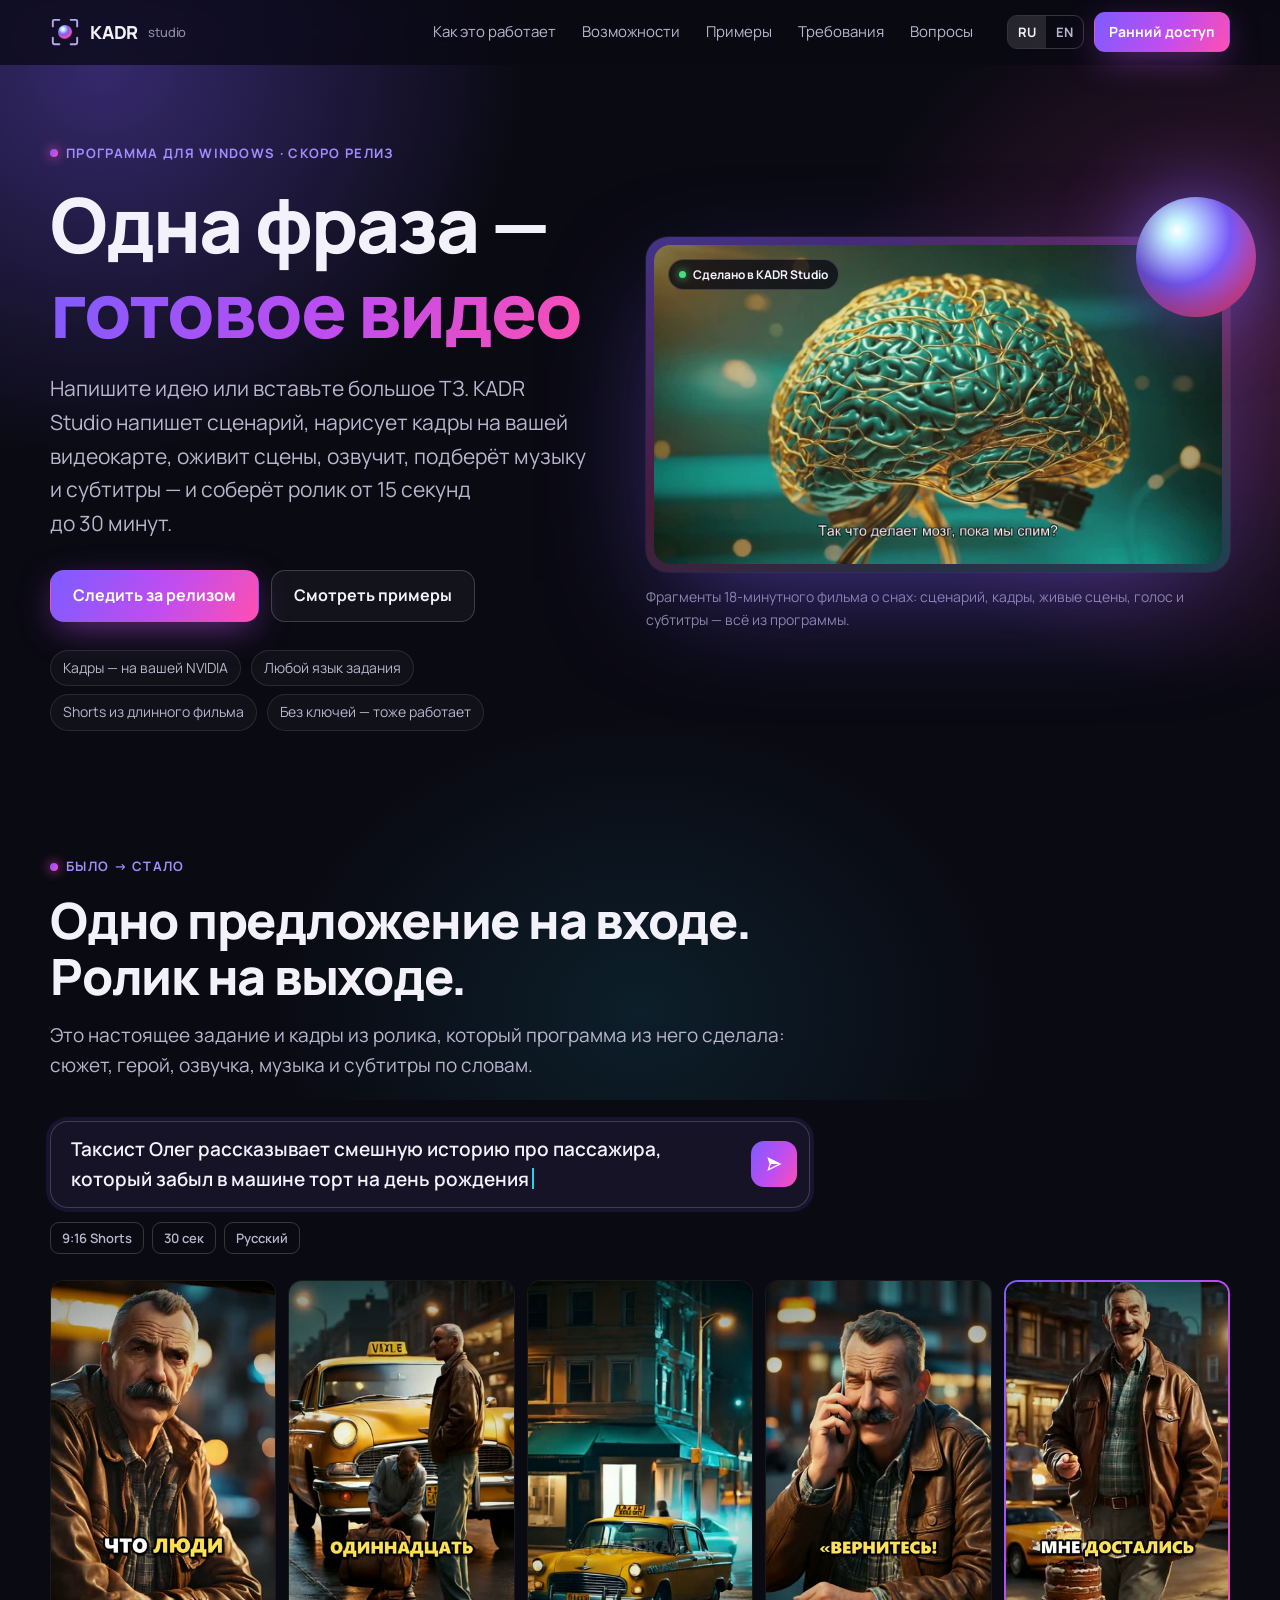
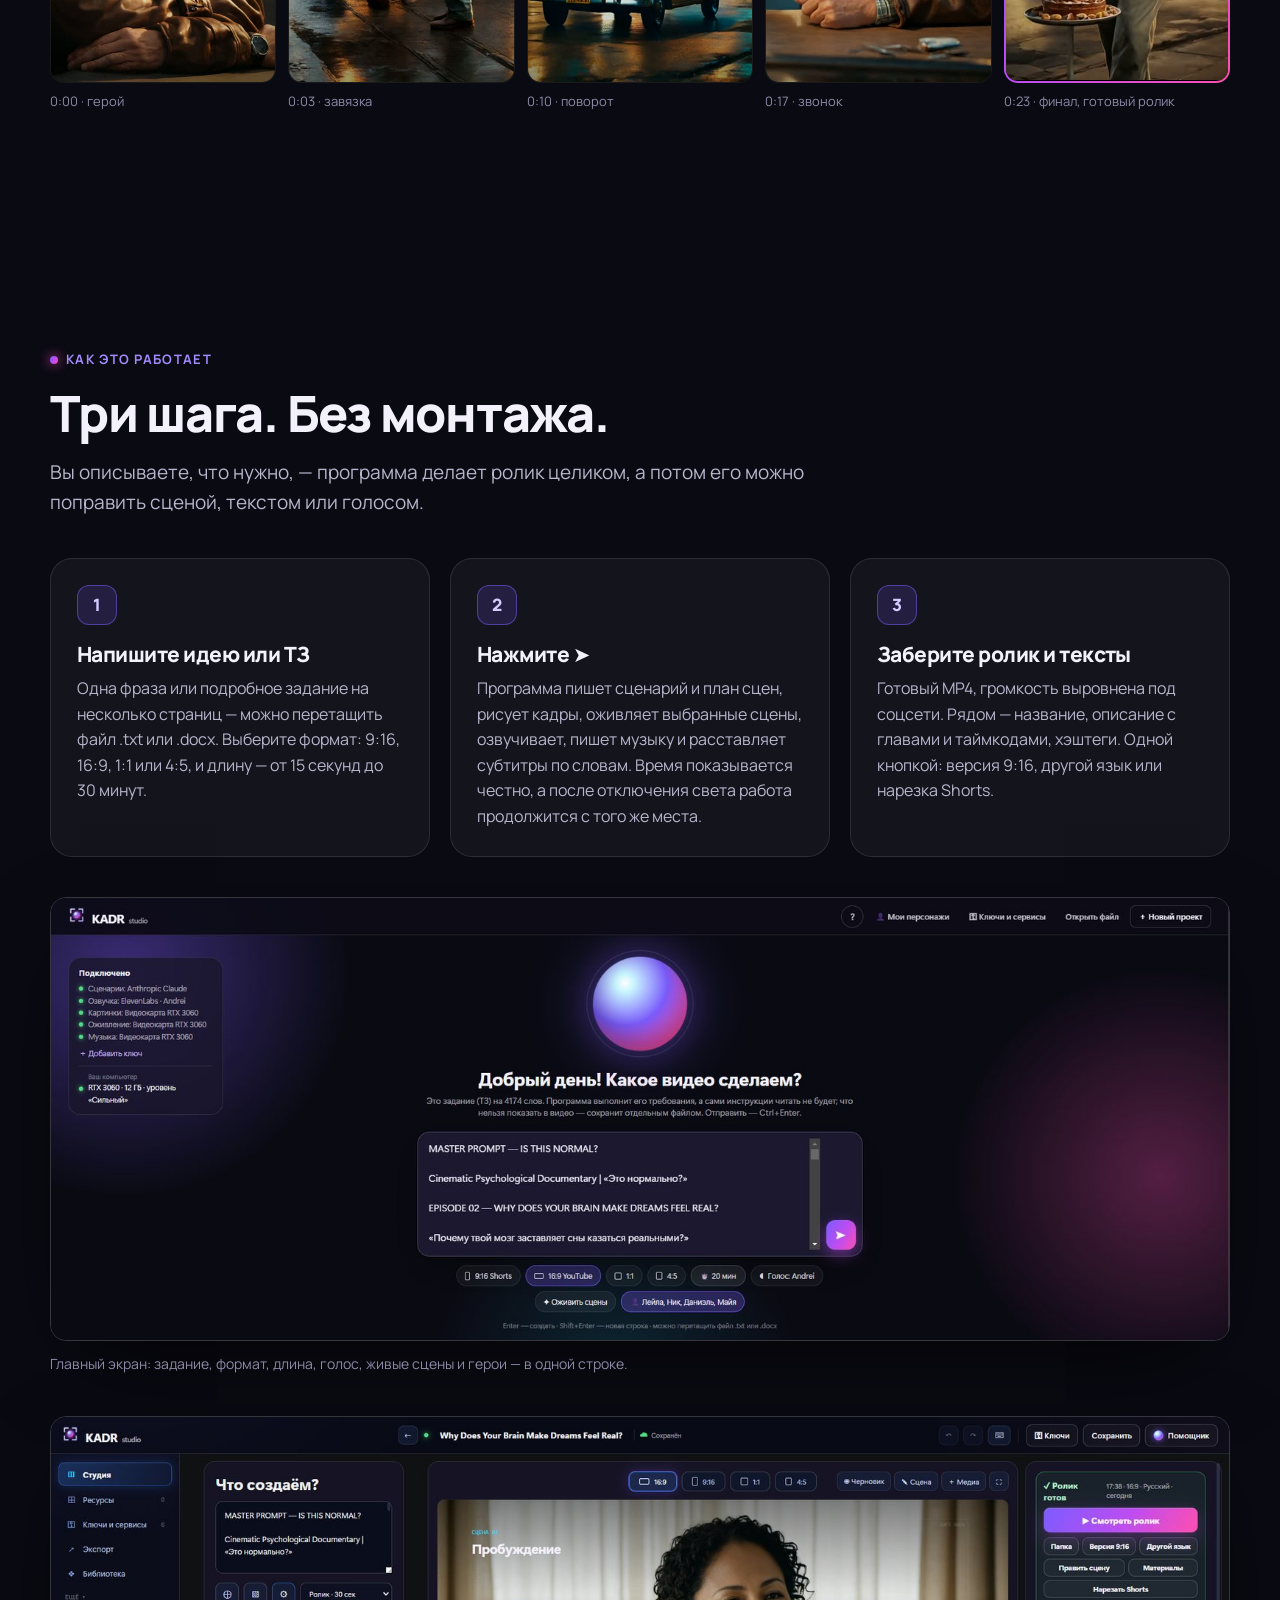
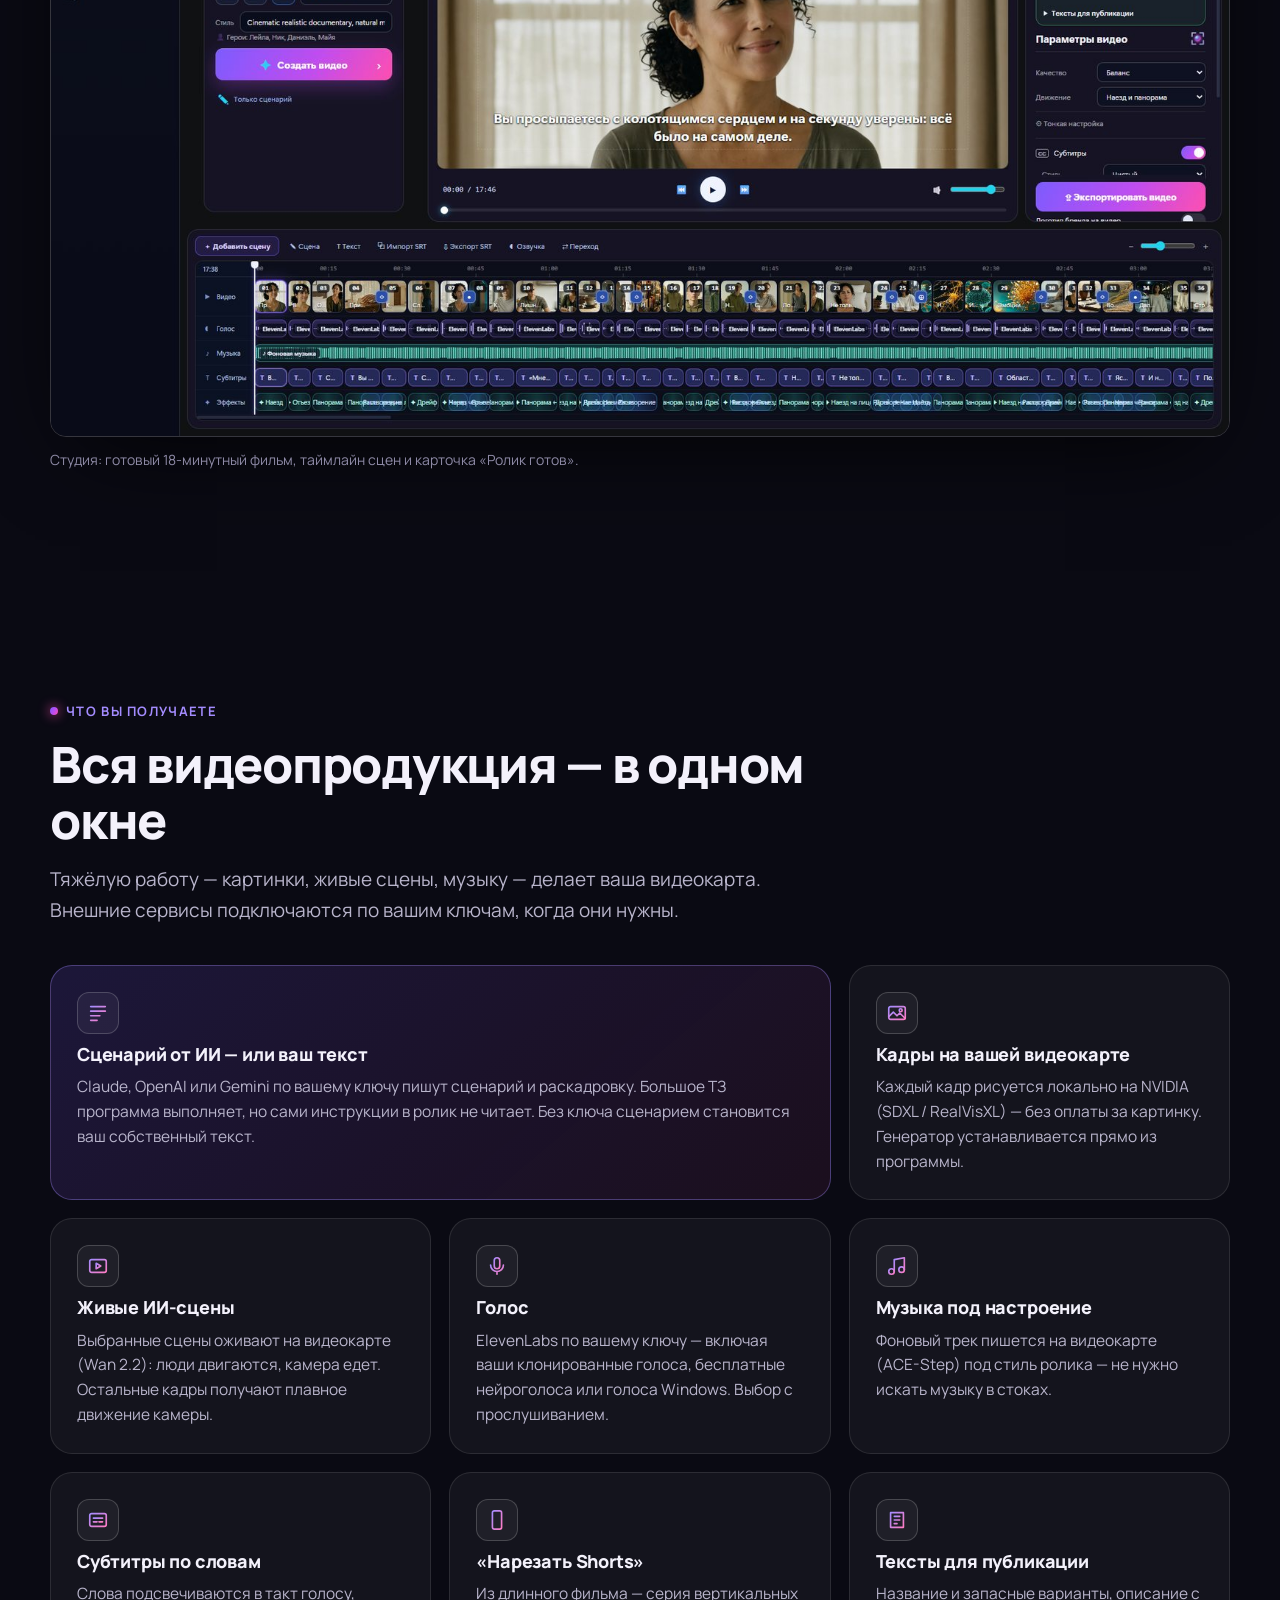
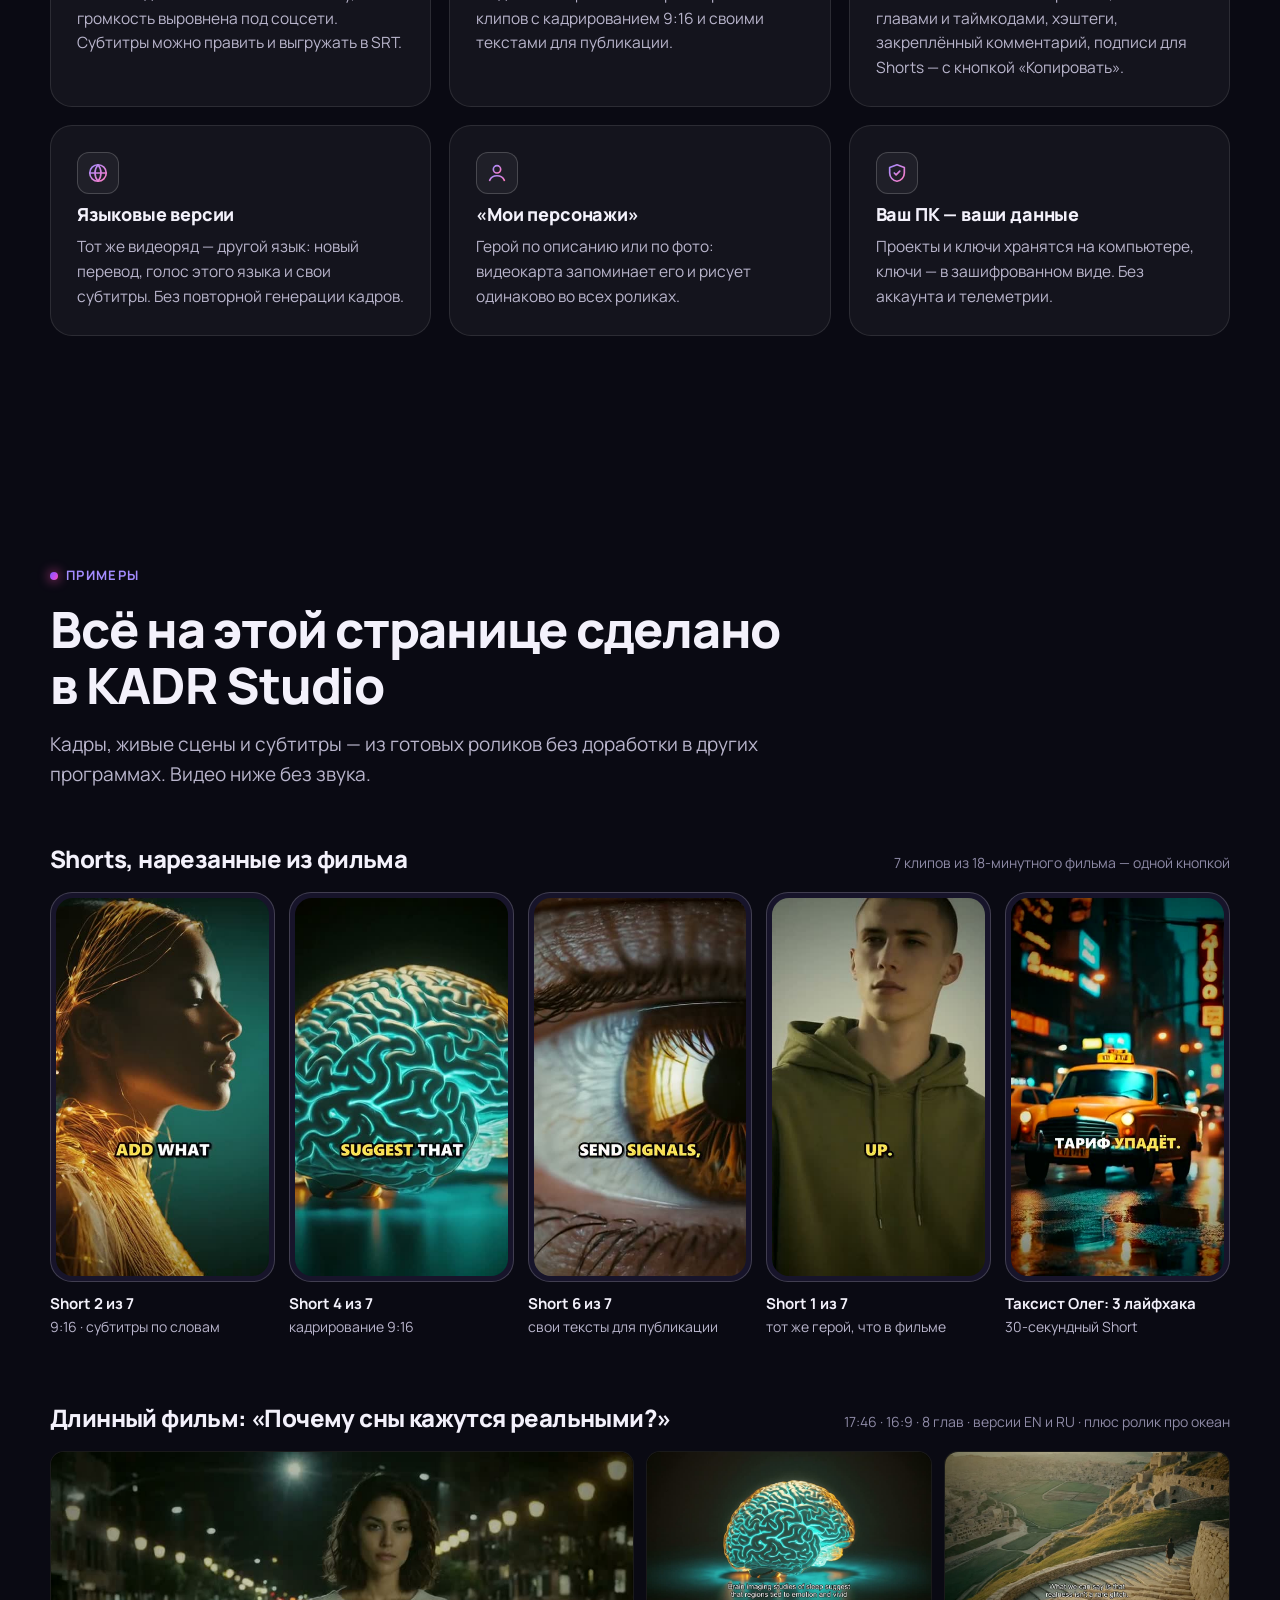
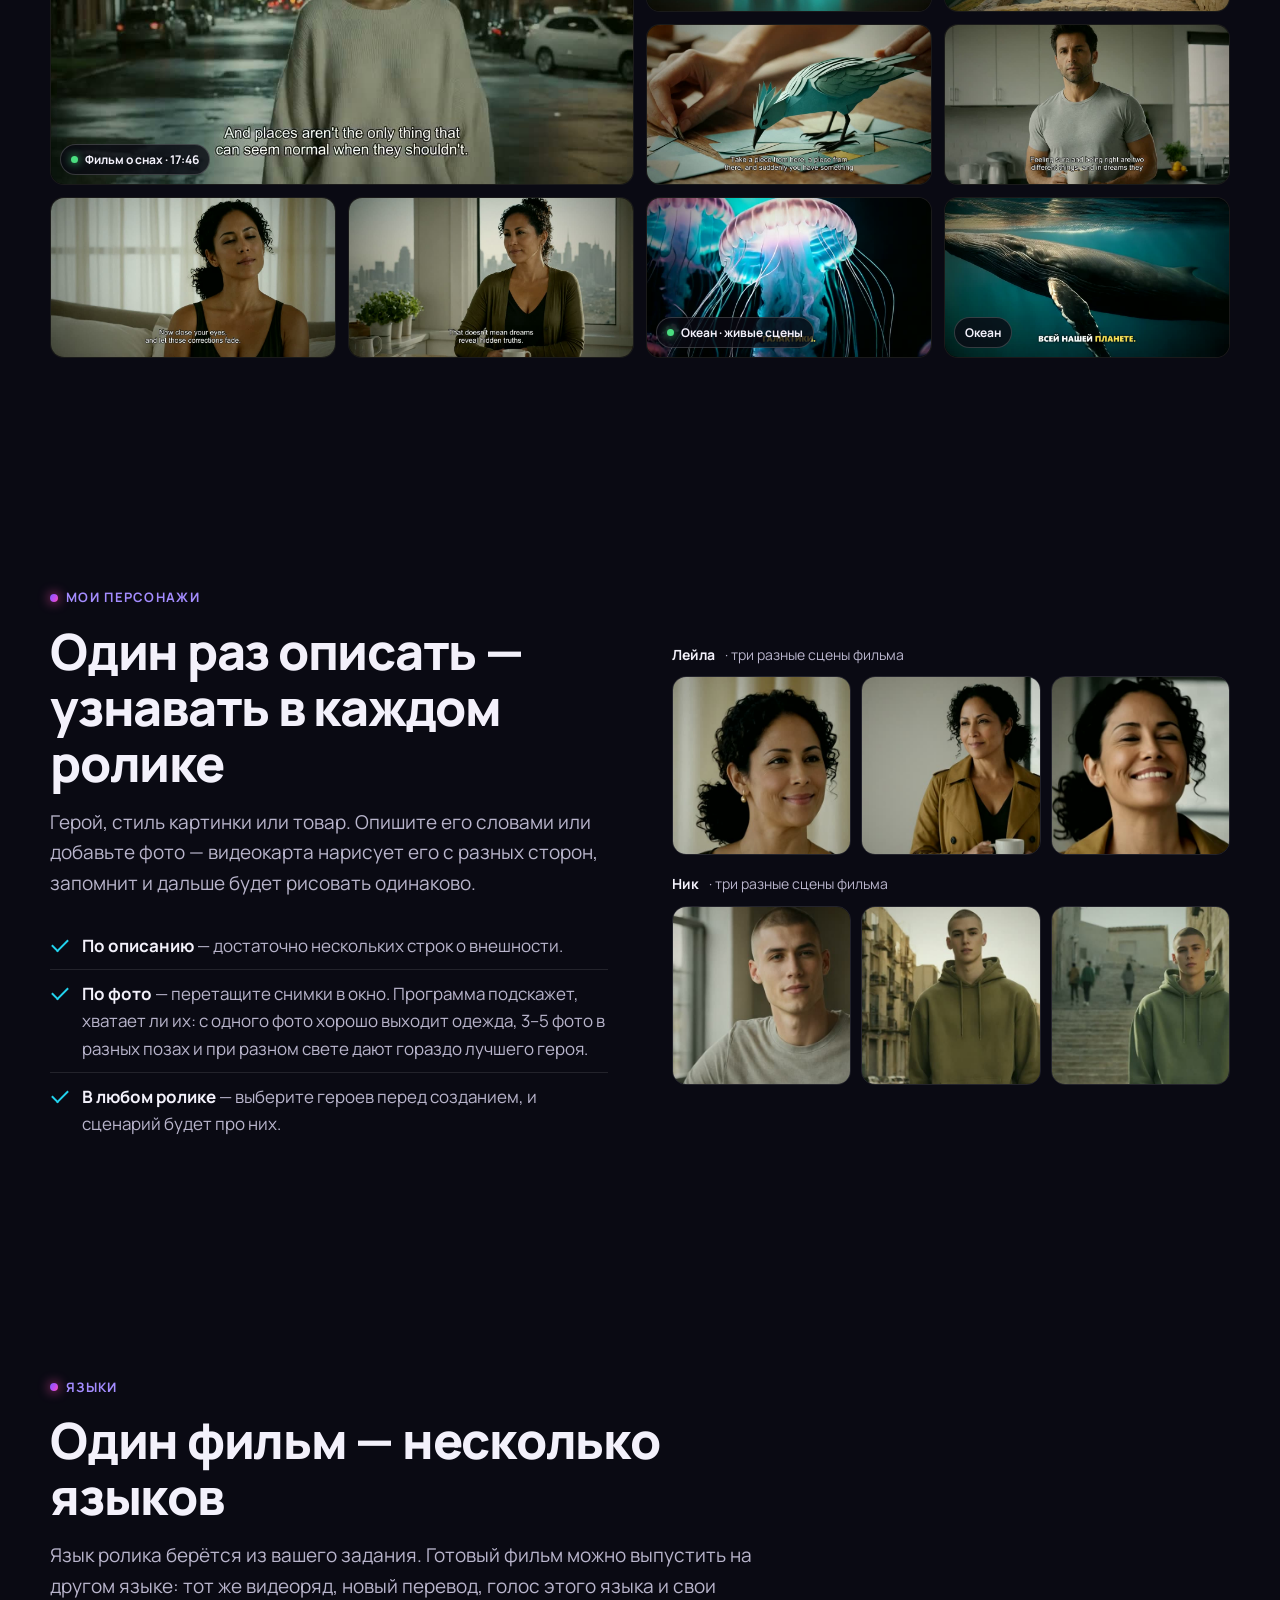
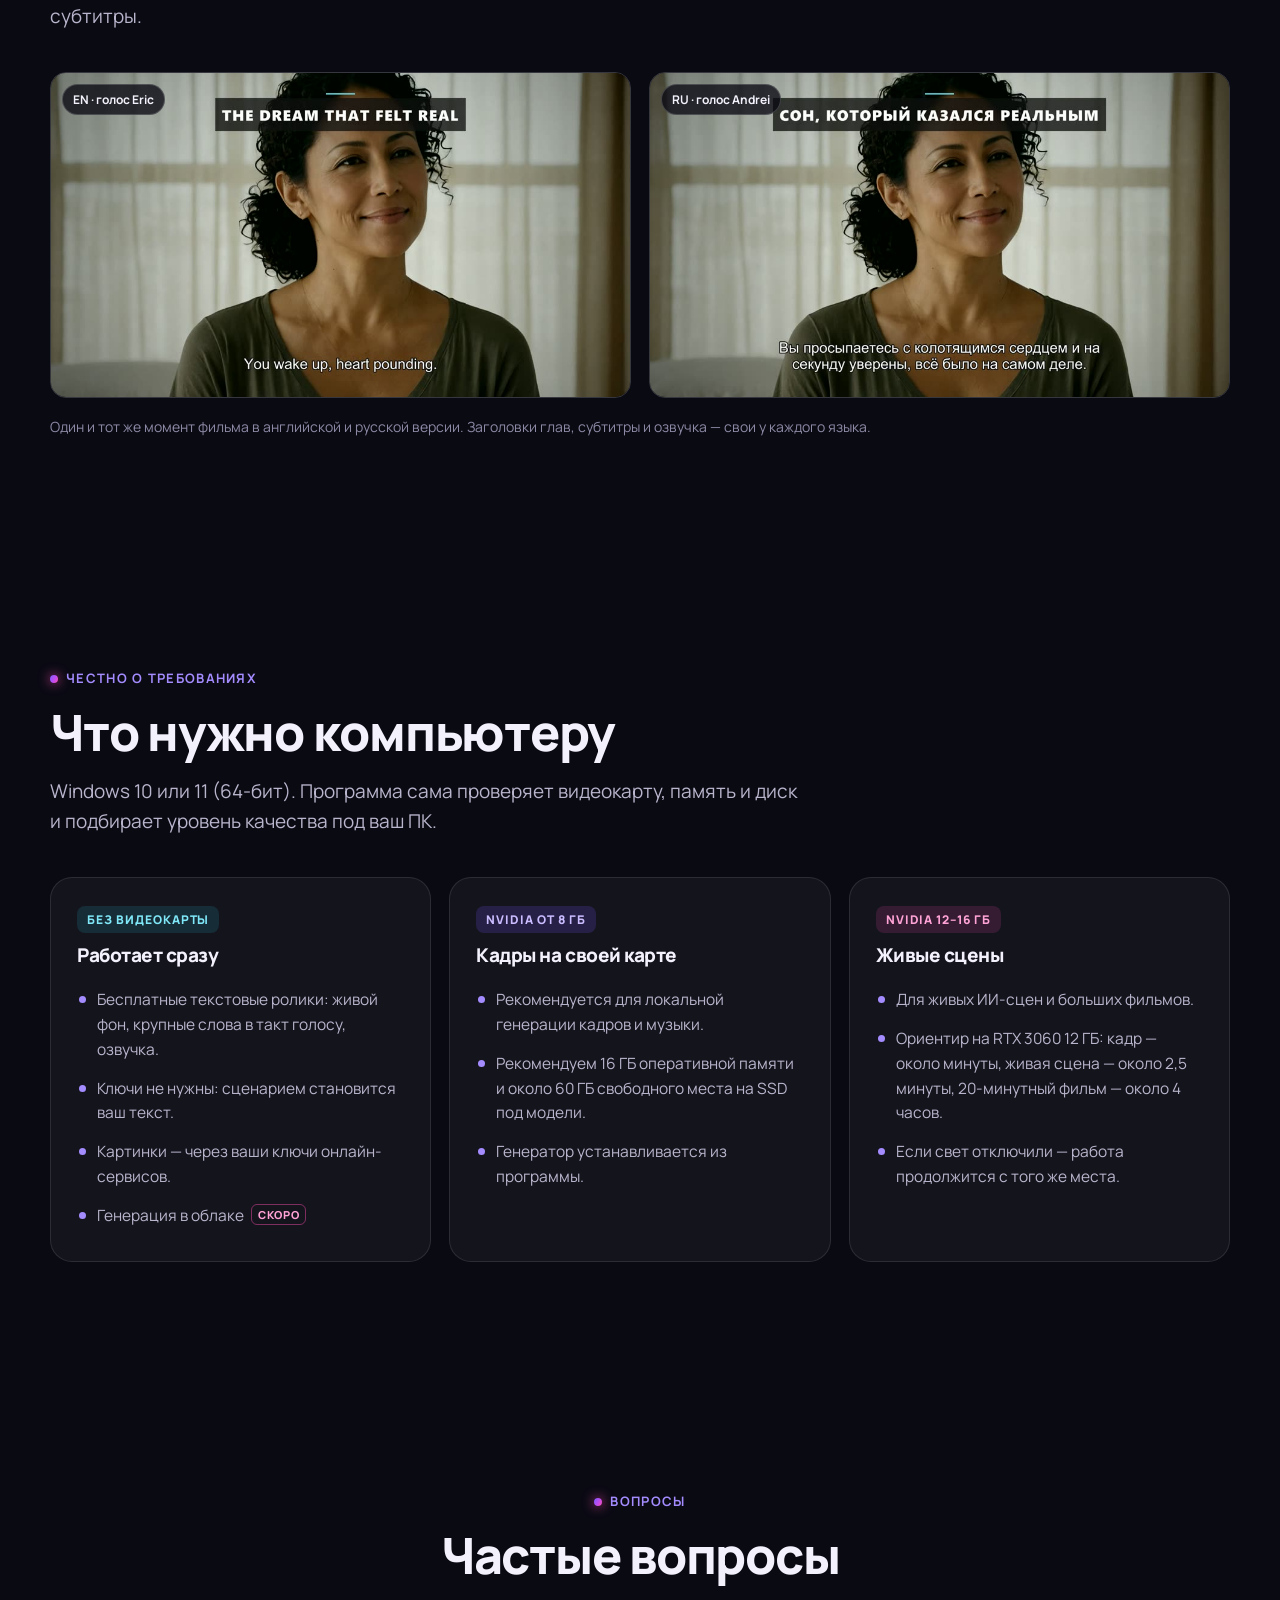
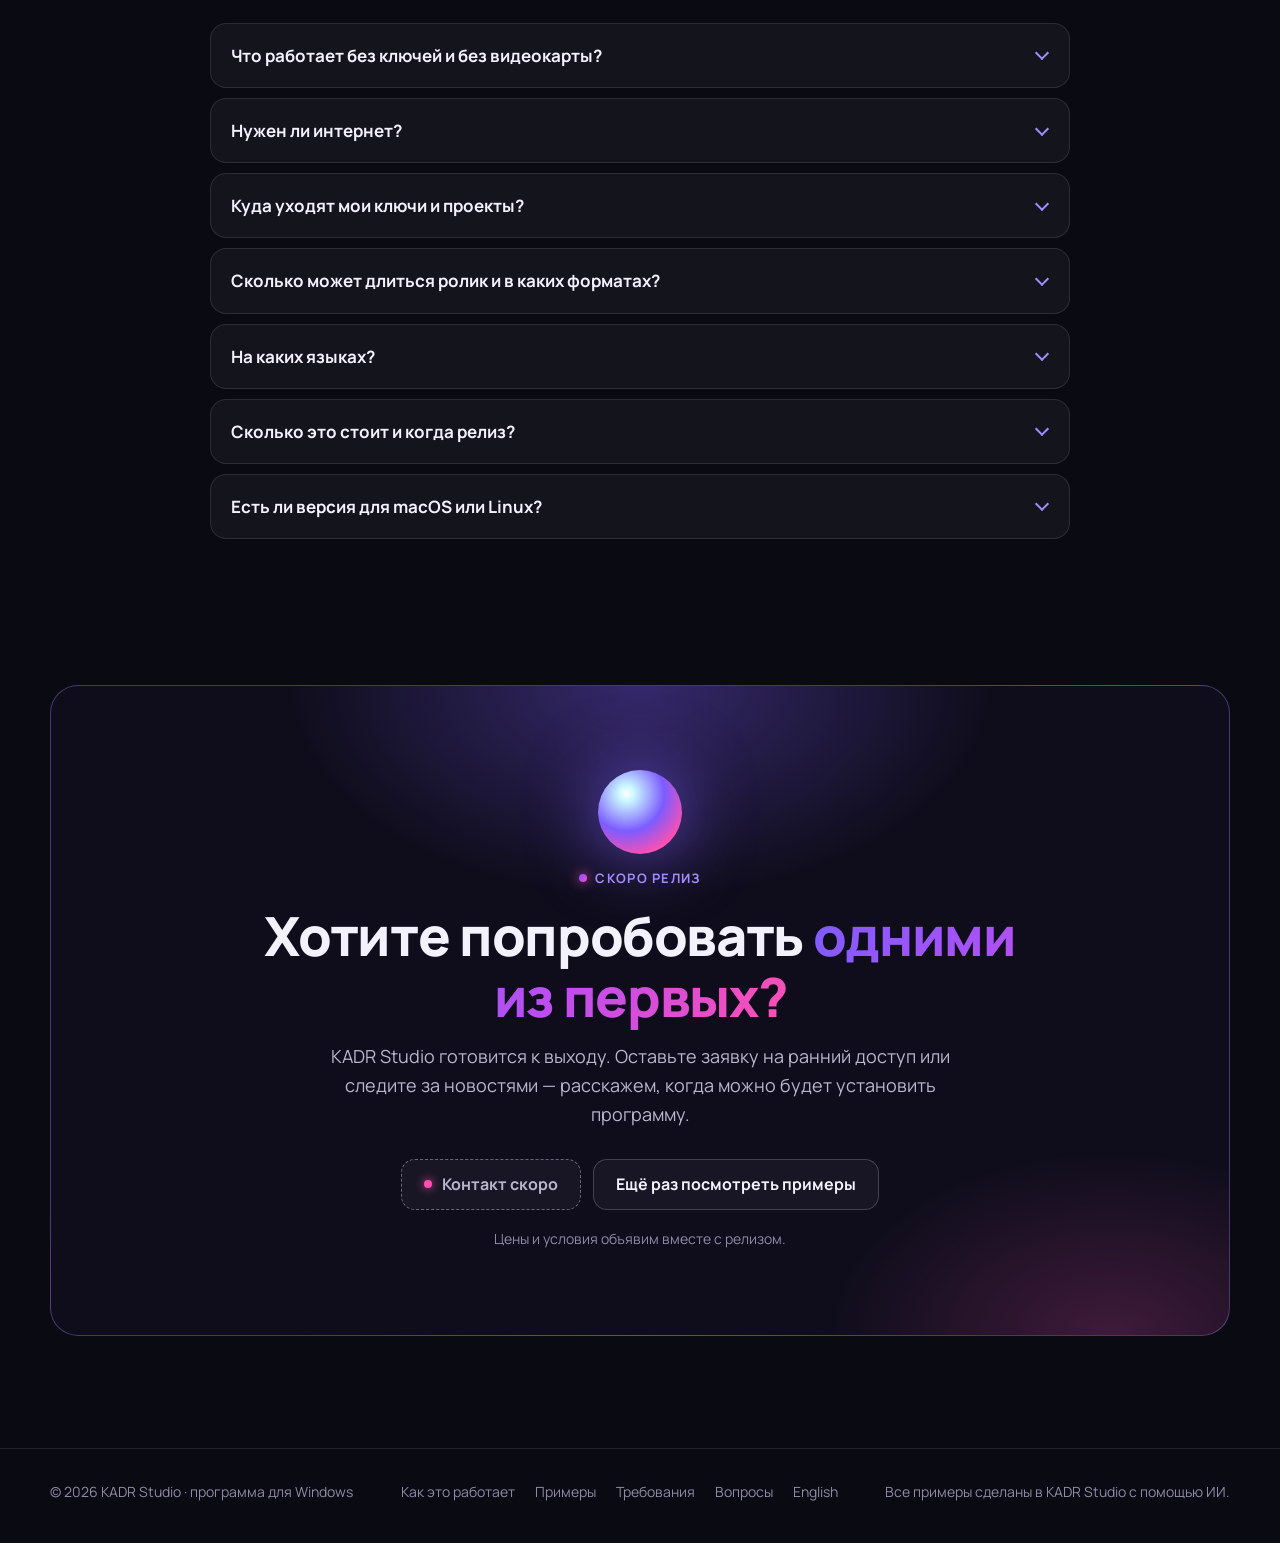
<file: index.html>
<!doctype html>
<html lang="ru">
<head>
<meta charset="utf-8">
<meta name="viewport" content="width=device-width, initial-scale=1">
<title>KADR Studio — видео из одной фразы</title>
<meta name="description" content="KADR Studio — программа для Windows: одна фраза или большое ТЗ превращается в готовое видео со сценарием, кадрами на вашей видеокарте, живыми сценами, голосом, музыкой и субтитрами. От 15 секунд до 30 минут.">
<meta name="theme-color" content="#0a0a13">
<link rel="alternate" hreflang="ru" href="./">
<link rel="alternate" hreflang="en" href="en/">
<link rel="icon" href="favicon.svg" type="image/svg+xml">
<link rel="icon" href="favicon-32.png" sizes="32x32" type="image/png">
<link rel="apple-touch-icon" href="apple-touch-icon.png">
<!-- Open Graph. PLACEHOLDER: when the site has its final address, make og:image / og:url absolute (https://<домен>/og-ru.jpg). -->
<meta property="og:type" content="website">
<meta property="og:site_name" content="KADR Studio">
<meta property="og:locale" content="ru_RU">
<meta property="og:locale:alternate" content="en_US">
<meta property="og:title" content="KADR Studio — одна фраза, готовое видео">
<meta property="og:description" content="Программа для Windows: сценарий, кадры на вашей видеокарте, живые сцены, голос, музыка и субтитры — от 15 секунд до 30 минут. Скоро релиз.">
<meta property="og:image" content="https://kandyba0danil2-star.github.io/kadr-studio-site/og-ru.jpg">
<meta property="og:url" content="https://kandyba0danil2-star.github.io/kadr-studio-site/">
<meta property="og:image:width" content="1200">
<meta property="og:image:height" content="630">
<meta name="twitter:card" content="summary_large_image">
<link rel="preconnect" href="https://fonts.googleapis.com">
<link rel="preconnect" href="https://fonts.gstatic.com" crossorigin>
<link href="https://fonts.googleapis.com/css2?family=Manrope:wght@400;500;600;700;800&amp;display=swap" rel="stylesheet">
<link rel="stylesheet" href="assets/site.css">
<link rel="preload" as="image" href="media/hero-ru.jpg">
</head>
<body>
<a class="skip" href="#main">Перейти к содержанию</a>
<svg width="0" height="0" style="position:absolute" aria-hidden="true" focusable="false">
  <defs><linearGradient id="g" x1="0" y1="0" x2="1" y2="1"><stop offset="0" stop-color="#a48cff"/><stop offset="1" stop-color="#ff7cc4"/></linearGradient></defs>
</svg>

<header class="nav">
  <div class="wrap">
    <a class="logo" href="#top" aria-label="KADR Studio — наверх"><img src="favicon.svg" alt="" width="30" height="30">KADR <small>studio</small></a>
    <nav class="nav-links" aria-label="Разделы">
      <a href="#how">Как это работает</a>
      <a href="#features">Возможности</a>
      <a href="#examples">Примеры</a>
      <a href="#req">Требования</a>
      <a href="#faq">Вопросы</a>
    </nav>
    <div class="nav-end">
      <div class="lang" role="group" aria-label="Язык сайта">
        <span aria-current="page" lang="ru">RU</span><a href="en/" lang="en" hreflang="en">EN</a>
      </div>
      <a class="btn btn-main" href="#early">Ранний доступ</a>
    </div>
  </div>
</header>

<main id="main">
<div class="sky" aria-hidden="true"></div>

<!-- HERO -->
<section class="hero" id="top">
  <div class="wrap hero-grid">
    <div>
      <span class="eyebrow">Программа для Windows · скоро релиз</span>
      <h1>Одна фраза — <span class="grad">готовое видео</span></h1>
      <p class="lead">Напишите идею или вставьте большое ТЗ. KADR Studio напишет сценарий, нарисует кадры на вашей видеокарте, оживит сцены, озвучит, подберёт музыку и субтитры — и соберёт ролик от&nbsp;15&nbsp;секунд до&nbsp;30&nbsp;минут.</p>
      <div class="cta-row">
        <a class="btn btn-main" href="#early">Следить за релизом</a>
        <a class="btn btn-ghost" href="#examples">Смотреть примеры</a>
      </div>
      <ul class="facts" aria-label="Коротко">
        <li>Кадры — на вашей NVIDIA</li>
        <li>Любой язык задания</li>
        <li>Shorts из длинного фильма</li>
        <li>Без ключей — тоже работает</li>
      </ul>
    </div>
    <div>
      <div class="screen">
        <span class="orb" aria-hidden="true"></span>
        <video data-loop autoplay muted loop playsinline preload="metadata" poster="media/hero-ru.jpg" aria-label="Фрагменты фильма «Почему сны кажутся реальными», сделанного в KADR Studio">
          <source src="media/hero-ru.mp4" type="video/mp4">
        </video>
        <span class="badge"><i></i>Сделано в KADR Studio</span>
      </div>
      <p class="caption">Фрагменты 18-минутного фильма о снах: сценарий, кадры, живые сцены, голос и субтитры — всё из программы.</p>
    </div>
  </div>
</section>

<!-- ONE SENTENCE -> VIDEO -->
<section id="sentence" style="padding-top:24px">
  <div class="wrap">
    <div class="head reveal">
      <span class="eyebrow">Было → стало</span>
      <h2>Одно предложение на входе. Ролик на выходе.</h2>
      <p>Это настоящее задание и кадры из ролика, который программа из него сделала: сюжет, герой, озвучка, музыка и субтитры по словам.</p>
    </div>
    <div class="reveal">
      <div class="prompt" role="img" aria-label="Задание: Таксист Олег рассказывает смешную историю про пассажира, который забыл в машине торт на день рождения">
        <q>Таксист Олег рассказывает смешную историю про пассажира, который забыл в машине торт на день рождения</q>
        <span class="send" aria-hidden="true"><svg viewBox="0 0 24 24" fill="#fff"><path d="M4 3.5 21 12 4 20.5l2.6-8.5L4 3.5Zm3.9 9.3-1.6 4.9L17 12H8.6l-.7.8Z"/></svg></span>
      </div>
      <div class="prompt-meta" aria-label="Параметры">
        <span class="chip">9:16 Shorts</span><span class="chip">30 сек</span><span class="chip">Русский</span>
      </div>
      <div class="strip" role="list" aria-label="Кадры из готового ролика">
        <figure role="listitem"><img src="media/strip-1.jpg" alt="Таксист Олег в кожаной куртке на фоне ночного города" width="360" height="640" loading="lazy"><figcaption>0:00 · герой</figcaption></figure>
        <figure role="listitem"><img src="media/strip-2.jpg" alt="Пассажир садится в жёлтое такси с коробкой" width="360" height="640" loading="lazy"><figcaption>0:03 · завязка</figcaption></figure>
        <figure role="listitem"><img src="media/strip-3.jpg" alt="Жёлтое такси на ночной улице" width="360" height="640" loading="lazy"><figcaption>0:10 · поворот</figcaption></figure>
        <figure role="listitem"><img src="media/strip-4.jpg" alt="Олег говорит по телефону" width="360" height="640" loading="lazy"><figcaption>0:17 · звонок</figcaption></figure>
        <figure role="listitem" class="final"><video data-loop muted loop playsinline preload="none" poster="media/oleg.jpg" aria-label="Финал готового ролика: Олег с тортом" width="404" height="720"><source src="media/oleg.mp4" type="video/mp4"></video><figcaption>0:23 · финал, готовый ролик</figcaption></figure>
      </div>
    </div>
  </div>
</section>

<!-- HOW -->
<section id="how">
  <div class="wrap">
    <div class="head reveal">
      <span class="eyebrow">Как это работает</span>
      <h2>Три шага. Без монтажа.</h2>
      <p>Вы описываете, что нужно, — программа делает ролик целиком, а потом его можно поправить сценой, текстом или голосом.</p>
    </div>
    <ol class="steps" style="list-style:none;margin:0;padding:0">
      <li class="card step reveal">
        <h3>Напишите идею или ТЗ</h3>
        <p>Одна фраза или подробное задание на несколько страниц — можно перетащить файл .txt или .docx. Выберите формат: 9:16, 16:9, 1:1 или 4:5, и длину — от 15 секунд до 30 минут.</p>
      </li>
      <li class="card step reveal">
        <h3>Нажмите ➤</h3>
        <p>Программа пишет сценарий и план сцен, рисует кадры, оживляет выбранные сцены, озвучивает, пишет музыку и расставляет субтитры по словам. Время показывается честно, а после отключения света работа продолжится с того же места.</p>
      </li>
      <li class="card step reveal">
        <h3>Заберите ролик и тексты</h3>
        <p>Готовый MP4, громкость выровнена под соцсети. Рядом — название, описание с главами и таймкодами, хэштеги. Одной кнопкой: версия 9:16, другой язык или нарезка Shorts.</p>
      </li>
    </ol>
    <figure class="shot reveal">
      <img src="media/app-home.jpg" alt="Главный экран KADR Studio: светящийся шар, поле для задания с кнопкой отправки, выбор формата, длины, голоса, живых сцен и героев; слева — подключённые сервисы и уровень компьютера" width="1600" height="601" loading="lazy">
      <figcaption>Главный экран: задание, формат, длина, голос, живые сцены и герои — в одной строке.</figcaption>
    </figure>
    <figure class="shot reveal">
      <img src="media/app-studio.jpg" alt="Окно KADR Studio: готовый ролик в студии, справа карточка «Ролик готов» с кнопками «Версия 9:16», «Другой язык», «Нарезать Shorts», внизу таймлайн с дорожками видео, голоса, музыки, субтитров и эффектов" width="1600" height="840" loading="lazy">
      <figcaption>Студия: готовый 18-минутный фильм, таймлайн сцен и карточка «Ролик готов».</figcaption>
    </figure>
  </div>
</section>

<!-- FEATURES -->
<section id="features">
  <div class="wrap">
    <div class="head reveal">
      <span class="eyebrow">Что вы получаете</span>
      <h2>Вся видеопродукция — в одном окне</h2>
      <p>Тяжёлую работу — картинки, живые сцены, музыку — делает ваша видеокарта. Внешние сервисы подключаются по вашим ключам, когда они нужны.</p>
    </div>
    <div class="features">
      <article class="card feat wide reveal">
        <span class="ic" aria-hidden="true"><svg viewBox="0 0 24 24" fill="none" stroke-width="1.8" stroke-linecap="round" stroke-linejoin="round"><path d="M4 5h16M4 10h16M4 15h10M4 20h7"/></svg></span>
        <h3>Сценарий от ИИ — или ваш текст</h3>
        <p>Claude, OpenAI или Gemini по вашему ключу пишут сценарий и раскадровку. Большое ТЗ программа выполняет, но сами инструкции в ролик не читает. Без ключа сценарием становится ваш собственный текст.</p>
      </article>
      <article class="card feat reveal">
        <span class="ic" aria-hidden="true"><svg viewBox="0 0 24 24" fill="none" stroke-width="1.8" stroke-linecap="round" stroke-linejoin="round"><rect x="3" y="5" width="18" height="14" rx="2"/><path d="m3 16 5-5 4 4 3-3 6 6"/><circle cx="16" cy="9" r="1.6"/></svg></span>
        <h3>Кадры на вашей видеокарте</h3>
        <p>Каждый кадр рисуется локально на NVIDIA (SDXL / RealVisXL) — без оплаты за картинку. Генератор устанавливается прямо из программы.</p>
      </article>
      <article class="card feat reveal">
        <span class="ic" aria-hidden="true"><svg viewBox="0 0 24 24" fill="none" stroke-width="1.8" stroke-linecap="round" stroke-linejoin="round"><rect x="3" y="5" width="18" height="14" rx="2"/><path d="m10 9 5 3-5 3z"/></svg></span>
        <h3>Живые ИИ-сцены</h3>
        <p>Выбранные сцены оживают на видеокарте (Wan 2.2): люди двигаются, камера едет. Остальные кадры получают плавное движение камеры.</p>
      </article>
      <article class="card feat reveal">
        <span class="ic" aria-hidden="true"><svg viewBox="0 0 24 24" fill="none" stroke-width="1.8" stroke-linecap="round" stroke-linejoin="round"><path d="M12 3a3 3 0 0 0-3 3v6a3 3 0 0 0 6 0V6a3 3 0 0 0-3-3Z"/><path d="M5 11a7 7 0 0 0 14 0M12 18v3"/></svg></span>
        <h3>Голос</h3>
        <p>ElevenLabs по вашему ключу — включая ваши клонированные голоса, бесплатные нейроголоса или голоса Windows. Выбор с прослушиванием.</p>
      </article>
      <article class="card feat reveal">
        <span class="ic" aria-hidden="true"><svg viewBox="0 0 24 24" fill="none" stroke-width="1.8" stroke-linecap="round" stroke-linejoin="round"><path d="M9 18V5l11-2v13"/><circle cx="6" cy="18" r="3"/><circle cx="17" cy="16" r="3"/></svg></span>
        <h3>Музыка под настроение</h3>
        <p>Фоновый трек пишется на видеокарте (ACE-Step) под стиль ролика — не нужно искать музыку в стоках.</p>
      </article>
      <article class="card feat reveal">
        <span class="ic" aria-hidden="true"><svg viewBox="0 0 24 24" fill="none" stroke-width="1.8" stroke-linecap="round" stroke-linejoin="round"><rect x="3" y="5" width="18" height="14" rx="2"/><path d="M7 14h4M13 14h4M7 10h10"/></svg></span>
        <h3>Субтитры по словам</h3>
        <p>Слова подсвечиваются в такт голосу, громкость выровнена под соцсети. Субтитры можно править и выгружать в SRT.</p>
      </article>
      <article class="card feat reveal">
        <span class="ic" aria-hidden="true"><svg viewBox="0 0 24 24" fill="none" stroke-width="1.8" stroke-linecap="round" stroke-linejoin="round"><rect x="7" y="2" width="10" height="20" rx="2"/><path d="M11 18h2"/></svg></span>
        <h3>«Нарезать Shorts»</h3>
        <p>Из длинного фильма — серия вертикальных клипов с кадрированием 9:16 и своими текстами для публикации.</p>
      </article>
      <article class="card feat reveal">
        <span class="ic" aria-hidden="true"><svg viewBox="0 0 24 24" fill="none" stroke-width="1.8" stroke-linecap="round" stroke-linejoin="round"><path d="M5 4h14v16H5z"/><path d="M9 8h6M9 12h6M9 16h3"/></svg></span>
        <h3>Тексты для публикации</h3>
        <p>Название и запасные варианты, описание с главами и таймкодами, хэштеги, закреплённый комментарий, подписи для Shorts — с кнопкой «Копировать».</p>
      </article>
      <article class="card feat reveal">
        <span class="ic" aria-hidden="true"><svg viewBox="0 0 24 24" fill="none" stroke-width="1.8" stroke-linecap="round" stroke-linejoin="round"><circle cx="12" cy="12" r="9"/><path d="M12 3a14 14 0 0 1 0 18M12 3a14 14 0 0 0 0 18M3 12h18"/></svg></span>
        <h3>Языковые версии</h3>
        <p>Тот же видеоряд — другой язык: новый перевод, голос этого языка и свои субтитры. Без повторной генерации кадров.</p>
      </article>
      <article class="card feat reveal">
        <span class="ic" aria-hidden="true"><svg viewBox="0 0 24 24" fill="none" stroke-width="1.8" stroke-linecap="round" stroke-linejoin="round"><path d="M4 20c1.5-3.5 4.4-5 8-5s6.5 1.5 8 5"/><circle cx="12" cy="8" r="4"/></svg></span>
        <h3>«Мои персонажи»</h3>
        <p>Герой по описанию или по фото: видеокарта запоминает его и рисует одинаково во всех роликах.</p>
      </article>
      <article class="card feat reveal">
        <span class="ic" aria-hidden="true"><svg viewBox="0 0 24 24" fill="none" stroke-width="1.8" stroke-linecap="round" stroke-linejoin="round"><path d="M12 3 4 6v6c0 4.5 3.4 8.3 8 9 4.6-.7 8-4.5 8-9V6l-8-3Z"/><path d="m9 12 2 2 4-4"/></svg></span>
        <h3>Ваш ПК — ваши данные</h3>
        <p>Проекты и ключи хранятся на компьютере, ключи — в зашифрованном виде. Без аккаунта и телеметрии.</p>
      </article>
    </div>
  </div>
</section>

<!-- EXAMPLES -->
<section id="examples">
  <div class="wrap">
    <div class="head reveal">
      <span class="eyebrow">Примеры</span>
      <h2>Всё на этой странице сделано в KADR Studio</h2>
      <p>Кадры, живые сцены и субтитры — из готовых роликов без доработки в других программах. Видео ниже без звука.</p>
    </div>

    <div class="gal-sub reveal"><h3>Shorts, нарезанные из фильма</h3><p>7 клипов из 18-минутного фильма — одной кнопкой</p></div>
    <div class="shorts reveal" role="list">
      <figure class="phone" role="listitem"><div class="frame"><video data-loop muted loop playsinline preload="none" poster="media/short-1.jpg" width="404" height="720" aria-label="Short: светящийся портрет из фильма о снах"><source src="media/short-1.mp4" type="video/mp4"></video></div><figcaption><b>Short 2 из 7</b>9:16 · субтитры по словам</figcaption></figure>
      <figure class="phone" role="listitem"><div class="frame"><video data-loop muted loop playsinline preload="none" poster="media/short-2.jpg" width="404" height="720" aria-label="Short: светящийся мозг"><source src="media/short-2.mp4" type="video/mp4"></video></div><figcaption><b>Short 4 из 7</b>кадрирование 9:16</figcaption></figure>
      <figure class="phone" role="listitem"><div class="frame"><video data-loop muted loop playsinline preload="none" poster="media/short-3.jpg" width="404" height="720" aria-label="Short: крупный план глаза"><source src="media/short-3.mp4" type="video/mp4"></video></div><figcaption><b>Short 6 из 7</b>свои тексты для публикации</figcaption></figure>
      <figure class="phone" role="listitem"><div class="frame"><video data-loop muted loop playsinline preload="none" poster="media/short-4.jpg" width="404" height="720" aria-label="Short: герой Ник с кофе"><source src="media/short-4.mp4" type="video/mp4"></video></div><figcaption><b>Short 1 из 7</b>тот же герой, что в фильме</figcaption></figure>
      <figure class="phone" role="listitem"><div class="frame"><video data-loop muted loop playsinline preload="none" poster="media/oleg-tips.jpg" width="404" height="720" aria-label="Ролик: таксист Олег рассказывает лайфхаки"><source src="media/oleg-tips.mp4" type="video/mp4"></video></div><figcaption><b>Таксист Олег: 3 лайфхака</b>30-секундный Short</figcaption></figure>
    </div>

    <div class="gal-sub reveal"><h3>Длинный фильм: «Почему сны кажутся реальными?»</h3><p>17:46 · 16:9 · 8 глав · версии EN и RU · плюс ролик про океан</p></div>
    <div class="film reveal">
      <figure class="big"><video data-loop muted loop playsinline preload="none" poster="media/film.jpg" width="960" height="540" aria-label="Фрагменты фильма о снах"><source src="media/film.mp4" type="video/mp4"></video><figcaption><span class="badge"><i></i>Фильм о снах · 17:46</span></figcaption></figure>
      <figure><img src="media/film-3.jpg" alt="Кадр фильма: светящийся мозг" width="960" height="540" loading="lazy"></figure>
      <figure><img src="media/film-2.jpg" alt="Кадр фильма: каменная лестница над долиной" width="960" height="540" loading="lazy"></figure>
      <figure><img src="media/film-7.jpg" alt="Кадр фильма: бумажная птица в руках" width="960" height="540" loading="lazy"></figure>
      <figure><img src="media/film-4.jpg" alt="Кадр фильма: мужчина на кухне" width="960" height="540" loading="lazy"></figure>
      <figure><img src="media/film-5.jpg" alt="Кадр фильма: героиня с закрытыми глазами" width="960" height="540" loading="lazy"></figure>
      <figure><img src="media/film-8.jpg" alt="Кадр фильма: героиня у окна с видом на город" width="960" height="540" loading="lazy"></figure>
      <figure><video data-loop muted loop playsinline preload="none" poster="media/ocean.jpg" width="960" height="540" aria-label="Фрагмент ролика про океан: медуза и Голубая дыра"><source src="media/ocean.mp4" type="video/mp4"></video><figcaption><span class="badge"><i></i>Океан · живые сцены</span></figcaption></figure>
      <figure><img src="media/ocean-3.jpg" alt="Кадр ролика про океан: кит под водой" width="960" height="540" loading="lazy"><figcaption><span class="badge">Океан</span></figcaption></figure>
    </div>
  </div>
</section>

<!-- HEROES -->
<section id="heroes">
  <div class="wrap split">
    <div class="reveal">
      <div class="head">
        <span class="eyebrow">Мои персонажи</span>
        <h2>Один раз описать — узнавать в каждом ролике</h2>
        <p>Герой, стиль картинки или товар. Опишите его словами или добавьте фото — видеокарта нарисует его с разных сторон, запомнит и дальше будет рисовать одинаково.</p>
      </div>
      <ul class="ticks">
        <li><b>По описанию</b> — достаточно нескольких строк о внешности.</li>
        <li><b>По фото</b> — перетащите снимки в окно. Программа подскажет, хватает ли их: с одного фото хорошо выходит одежда, 3–5 фото в разных позах и при разном свете дают гораздо лучшего героя.</li>
        <li><b>В любом ролике</b> — выберите героев перед созданием, и сценарий будет про них.</li>
      </ul>
    </div>
    <div class="faces reveal">
      <div>
        <p class="face-label"><b>Лейла</b> · три разные сцены фильма</p>
        <div class="face-row">
          <img src="media/hero-a1.jpg" alt="Лейла, крупный план у окна" width="420" height="420" loading="lazy">
          <img src="media/hero-a2.jpg" alt="Лейла в бежевом плаще с чашкой" width="420" height="420" loading="lazy">
          <img src="media/hero-a3.jpg" alt="Лейла смеётся" width="420" height="420" loading="lazy">
        </div>
      </div>
      <div>
        <p class="face-label"><b>Ник</b> · три разные сцены фильма</p>
        <div class="face-row">
          <img src="media/hero-b1.jpg" alt="Ник в серой футболке" width="420" height="420" loading="lazy">
          <img src="media/hero-b2.jpg" alt="Ник в худи на улице" width="420" height="420" loading="lazy">
          <img src="media/hero-b3.jpg" alt="Ник на каменной лестнице" width="420" height="420" loading="lazy">
        </div>
      </div>
    </div>
  </div>
</section>

<!-- LANGUAGES -->
<section id="languages">
  <div class="wrap">
    <div class="head reveal">
      <span class="eyebrow">Языки</span>
      <h2>Один фильм — несколько языков</h2>
      <p>Язык ролика берётся из вашего задания. Готовый фильм можно выпустить на другом языке: тот же видеоряд, новый перевод, голос этого языка и свои субтитры.</p>
    </div>
    <div class="langs reveal">
      <figure><img src="media/lang-en.jpg" alt="Первый кадр фильма с английским заголовком главы «The dream that felt real» и английскими субтитрами" width="960" height="540" loading="lazy"><span class="badge">EN · голос Eric</span></figure>
      <figure><img src="media/lang-ru.jpg" alt="Тот же кадр с русским заголовком «Сон, который казался реальным» и русскими субтитрами" width="960" height="540" loading="lazy"><span class="badge">RU · голос Andrei</span></figure>
    </div>
    <p class="note reveal">Один и тот же момент фильма в английской и русской версии. Заголовки глав, субтитры и озвучка — свои у каждого языка.</p>
  </div>
</section>

<!-- REQUIREMENTS -->
<section id="req">
  <div class="wrap">
    <div class="head reveal">
      <span class="eyebrow">Честно о требованиях</span>
      <h2>Что нужно компьютеру</h2>
      <p>Windows 10 или 11 (64-бит). Программа сама проверяет видеокарту, память и диск и подбирает уровень качества под ваш ПК.</p>
    </div>
    <div class="req">
      <div class="card reveal">
        <span class="tier t1">Без видеокарты</span>
        <h3>Работает сразу</h3>
        <ul>
          <li>Бесплатные текстовые ролики: живой фон, крупные слова в такт голосу, озвучка.</li>
          <li>Ключи не нужны: сценарием становится ваш текст.</li>
          <li>Картинки — через ваши ключи онлайн-сервисов.</li>
          <li>Генерация в облаке <span class="soon">скоро</span></li>
        </ul>
      </div>
      <div class="card reveal">
        <span class="tier t2">NVIDIA от 8 ГБ</span>
        <h3>Кадры на своей карте</h3>
        <ul>
          <li>Рекомендуется для локальной генерации кадров и музыки.</li>
          <li>Рекомендуем 16 ГБ оперативной памяти и около 60 ГБ свободного места на SSD под модели.</li>
          <li>Генератор устанавливается из программы.</li>
        </ul>
      </div>
      <div class="card reveal">
        <span class="tier t3">NVIDIA 12–16 ГБ</span>
        <h3>Живые сцены</h3>
        <ul>
          <li>Для живых ИИ-сцен и больших фильмов.</li>
          <li>Ориентир на RTX 3060 12 ГБ: кадр — около минуты, живая сцена — около 2,5 минуты, 20-минутный фильм — около 4 часов.</li>
          <li>Если свет отключили — работа продолжится с того же места.</li>
        </ul>
      </div>
    </div>
  </div>
</section>

<!-- FAQ -->
<section id="faq">
  <div class="wrap">
    <div class="head center reveal" style="text-align:center">
      <span class="eyebrow">Вопросы</span>
      <h2>Частые вопросы</h2>
    </div>
    <div class="faq">
      <details>
        <summary>Что работает без ключей и без видеокарты?</summary>
        <div class="a"><p>Программа делает ролик из вашего собственного текста: живой фон, крупные слова в такт голосу, субтитры и озвучка бесплатным голосом. Полминутный вертикальный ролик с голосом собирается примерно за минуту.</p><p>Чтобы ИИ сам писал сценарий, нужен ключ Claude, OpenAI или Gemini. Чтобы рисовать кадры бесплатно — видеокарта NVIDIA.</p></div>
      </details>
      <details>
        <summary>Нужен ли интернет?</summary>
        <div class="a"><p>Кадры, живые сцены и музыка считаются на вашей видеокарте и интернета не требуют — нужен он один раз, чтобы скачать генератор и модели. Голоса Windows тоже работают офлайн.</p><p>Интернет нужен для внешних сервисов: сценарий от Claude, OpenAI или Gemini, голоса ElevenLabs и бесплатные нейроголоса.</p></div>
      </details>
      <details>
        <summary>Куда уходят мои ключи и проекты?</summary>
        <div class="a"><p>Никуда. Ключи хранятся на вашем компьютере в зашифрованном виде и не попадают в файлы проектов. Аккаунт не нужен, телеметрии нет.</p><p>Если вы подключаете внешний сервис, текст запроса уходит напрямую в этот сервис по вашему ключу — и оплачивается у него по его тарифам.</p></div>
      </details>
      <details>
        <summary>Сколько может длиться ролик и в каких форматах?</summary>
        <div class="a"><p>От 15 секунд до 30 минут. Форматы: 9:16 для Shorts, TikTok и Reels, 16:9 для YouTube, а также 1:1 и 4:5. Из готового ролика одной кнопкой делается вертикальная версия или серия Shorts.</p></div>
      </details>
      <details>
        <summary>На каких языках?</summary>
        <div class="a"><p>Язык берётся из вашего задания. Готовый ролик можно выпустить на другом языке с тем же видеорядом — с голосом и субтитрами этого языка.</p></div>
      </details>
      <details>
        <summary>Сколько это стоит и когда релиз?</summary>
        <div class="a"><p>Цены и способы оплаты ещё не определены. Программа готовится к релизу — следите за новостями, и мы сообщим, когда откроется ранний доступ.</p></div>
      </details>
      <details>
        <summary>Есть ли версия для macOS или Linux?</summary>
        <div class="a"><p>Нет, только Windows 10 и 11.</p></div>
      </details>
    </div>
  </div>
</section>

<!-- EARLY ACCESS -->
<section id="early" style="padding-top:24px">
  <div class="wrap">
    <div class="cta reveal">
      <div class="cta-orb" aria-hidden="true"></div>
      <span class="eyebrow">Скоро релиз</span>
      <h2>Хотите попробовать <span class="grad">одними из первых?</span></h2>
      <p>KADR Studio готовится к выходу. Оставьте заявку на ранний доступ или следите за новостями — расскажем, когда можно будет установить программу.</p>
      <div class="cta-row">
        <!-- PLACEHOLDER: CONTACT. Владелец решит, какой контакт публиковать (Telegram-канал, почта или форма заявки).
             Замените этот <span> на <a class="btn btn-main" href="..."> с реальной ссылкой и уберите aria-disabled. -->
        <span class="btn btn-soon" role="button" aria-disabled="true" tabindex="0"><span class="dot" aria-hidden="true"></span>Контакт скоро</span>
        <a class="btn btn-ghost" href="#examples">Ещё раз посмотреть примеры</a>
      </div>
      <p class="small">Цены и условия объявим вместе с релизом.</p>
    </div>
  </div>
</section>
</main>

<footer>
  <div class="wrap">
    <span>© 2026 KADR Studio · программа для Windows</span>
    <nav aria-label="Нижнее меню">
      <a href="#how">Как это работает</a>
      <a href="#examples">Примеры</a>
      <a href="#req">Требования</a>
      <a href="#faq">Вопросы</a>
      <a href="en/" lang="en" hreflang="en">English</a>
    </nav>
    <span>Все примеры сделаны в KADR Studio с помощью ИИ.</span>
  </div>
</footer>
<script src="assets/site.js" defer></script>
</body>
</html>
</file>
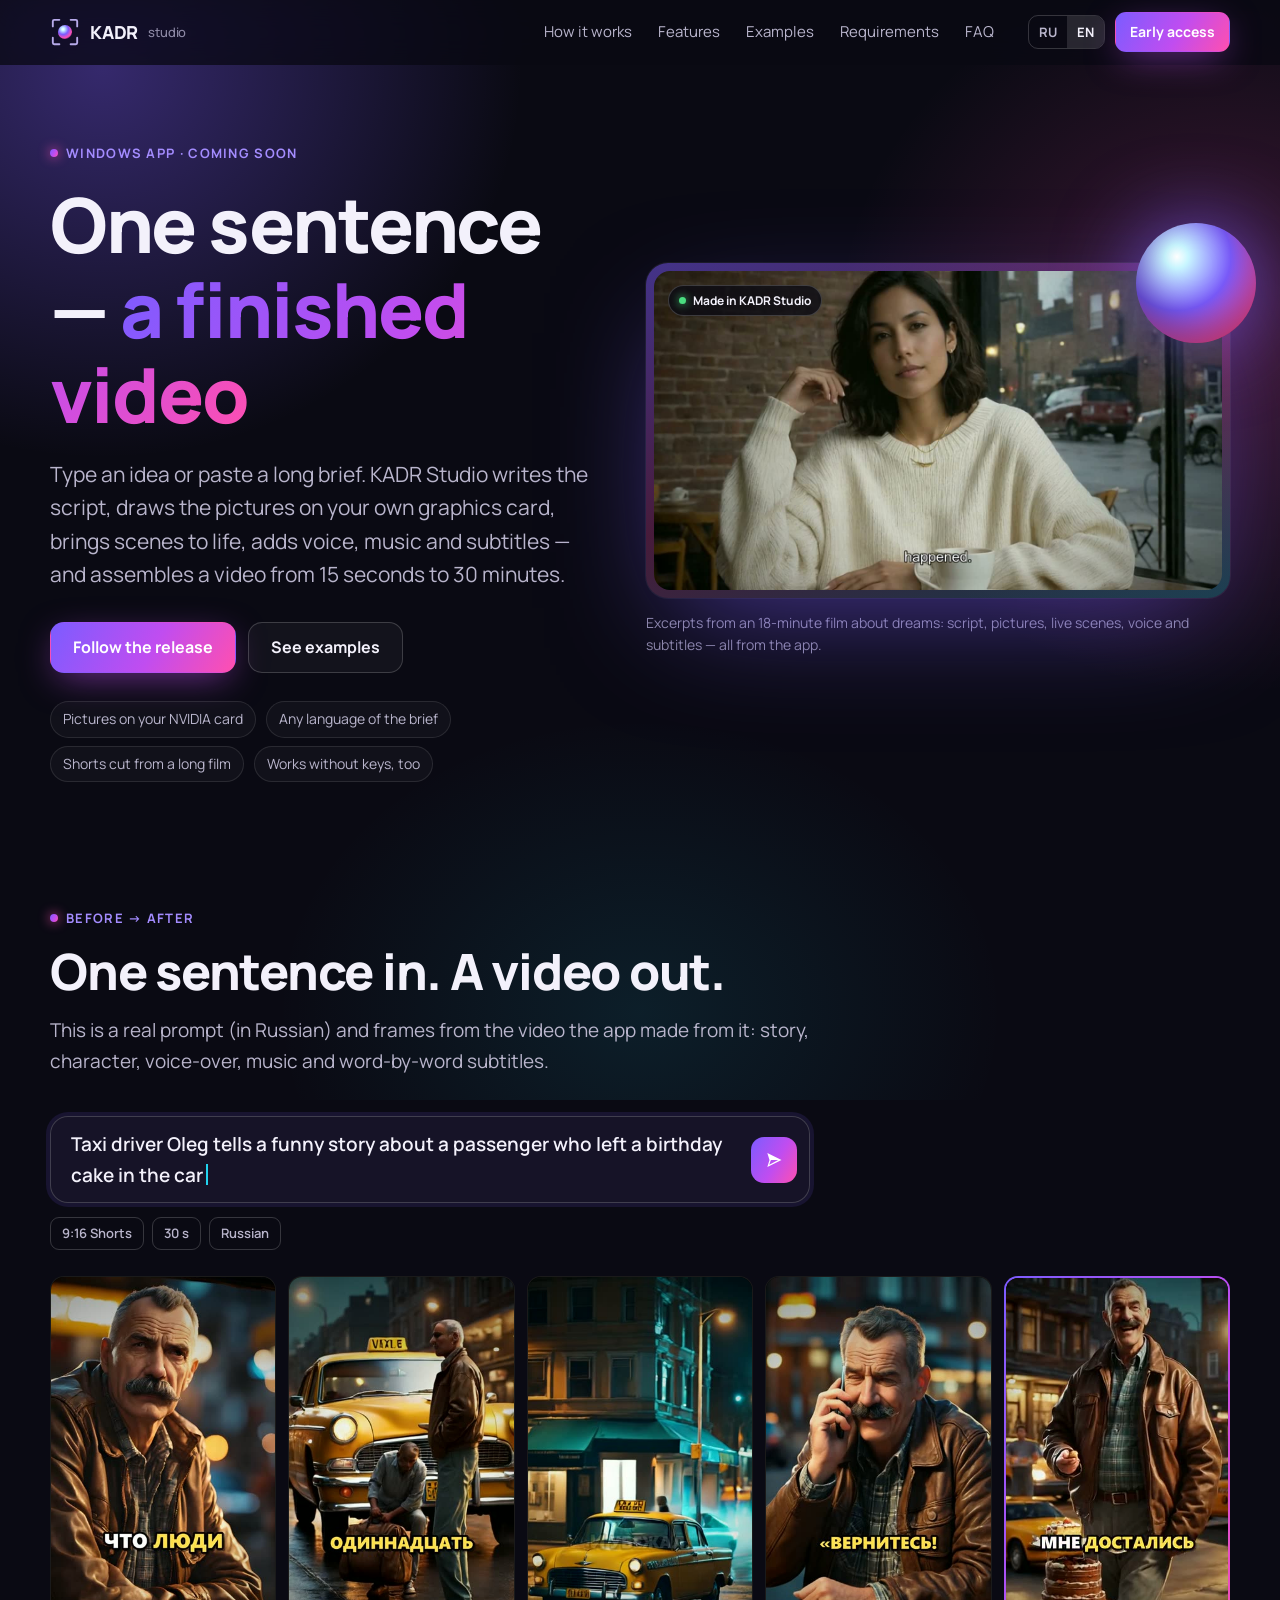
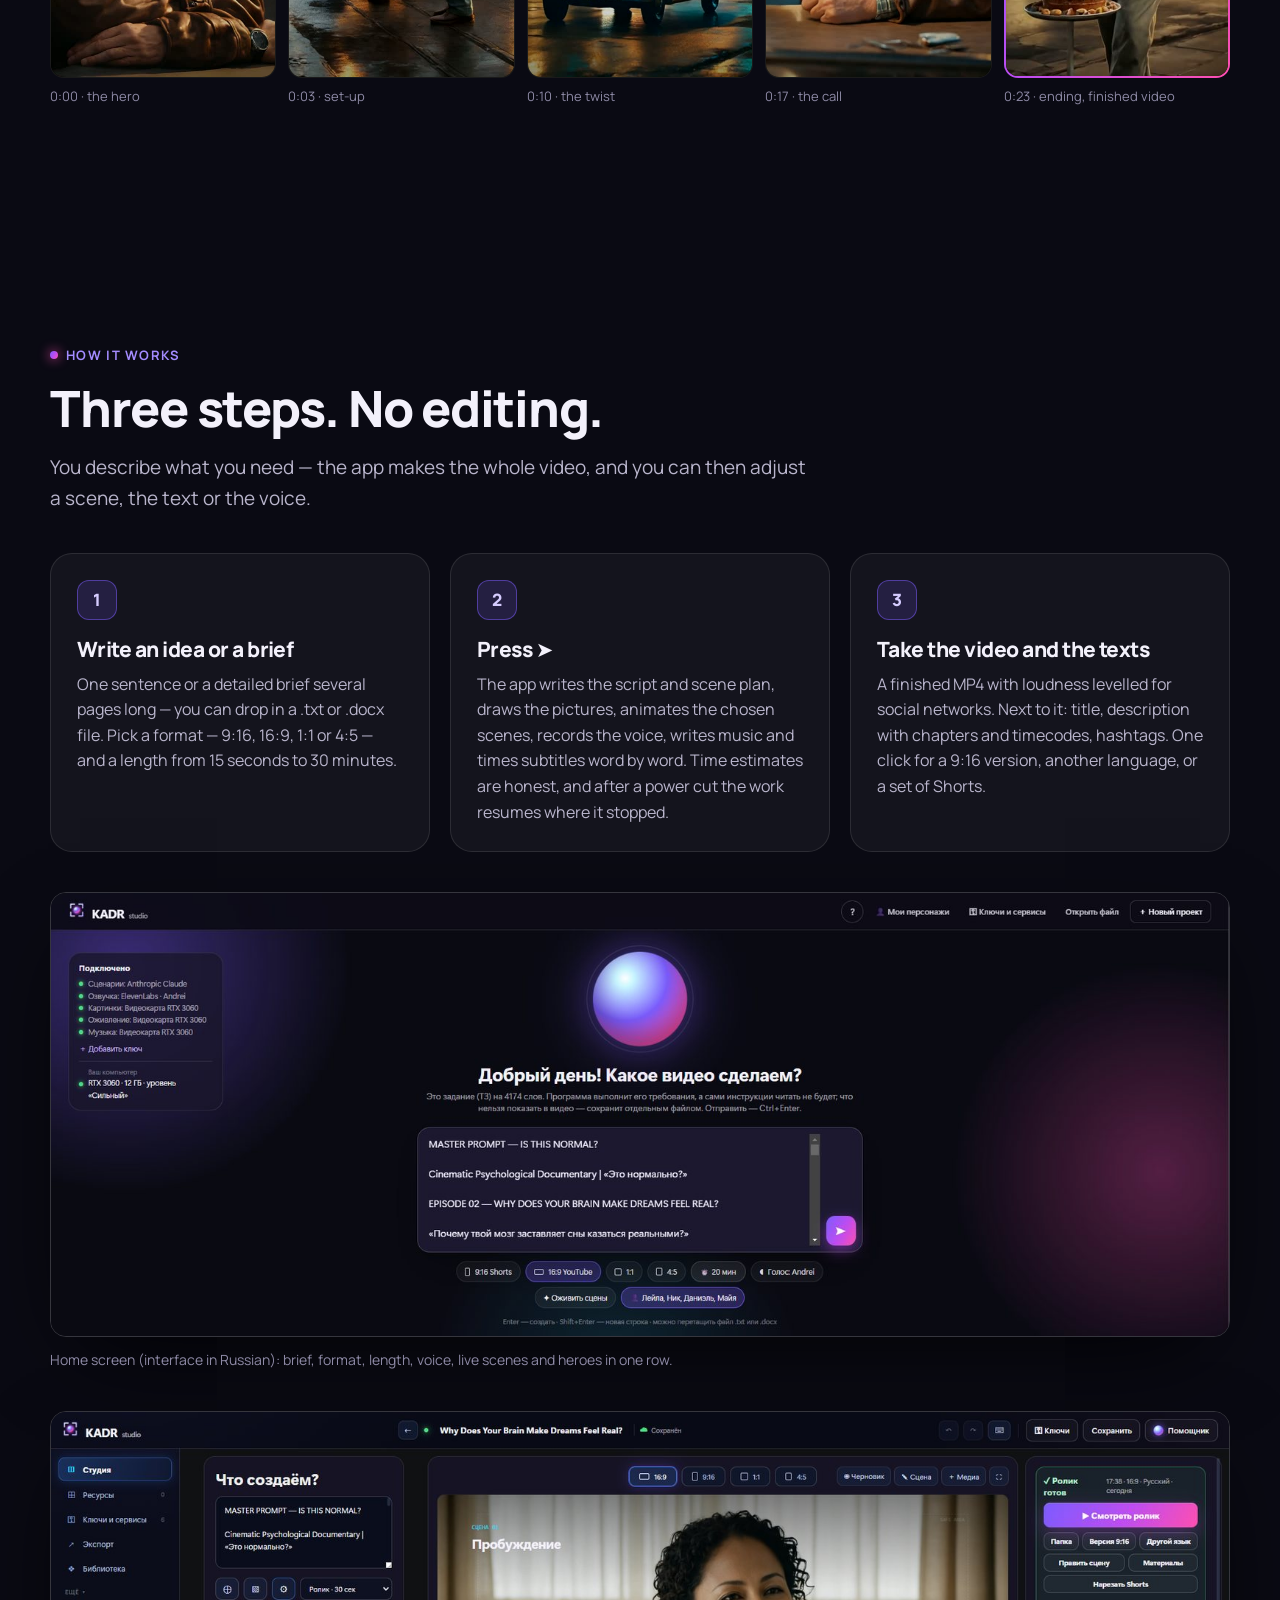
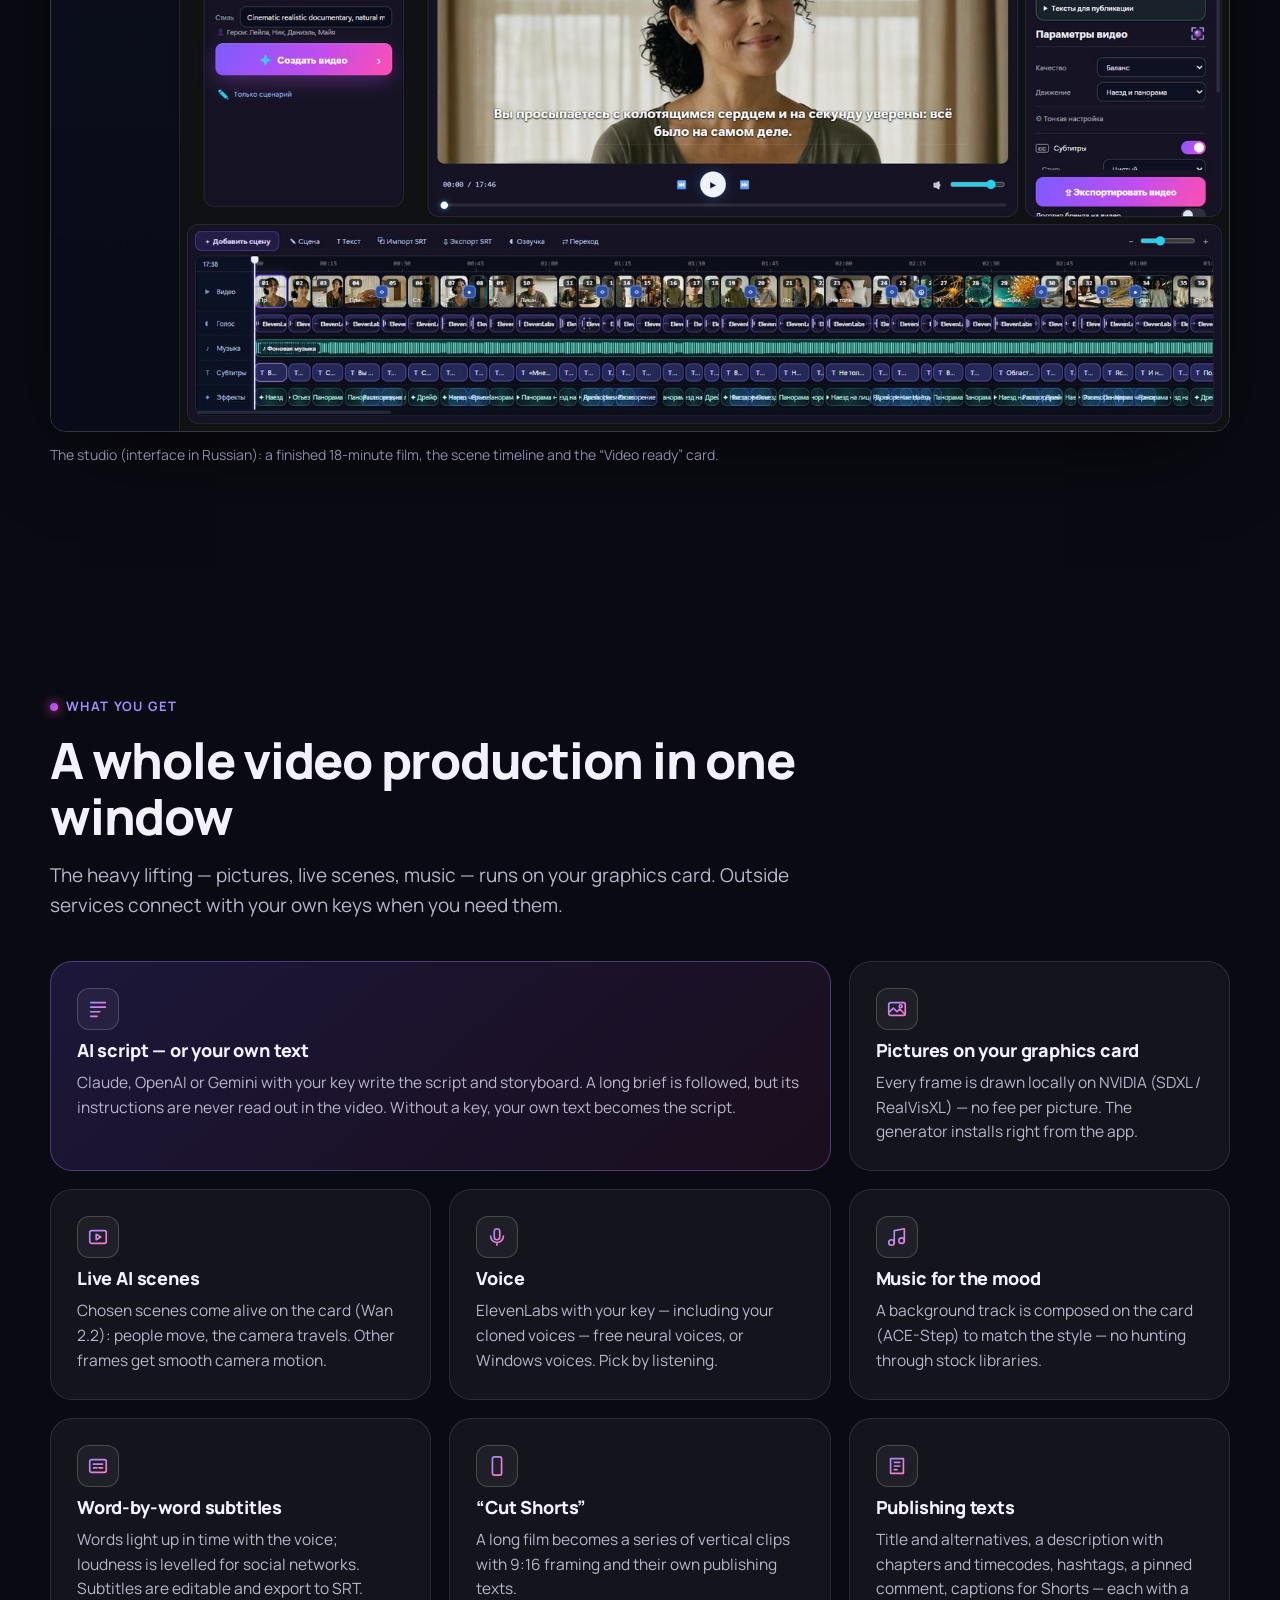
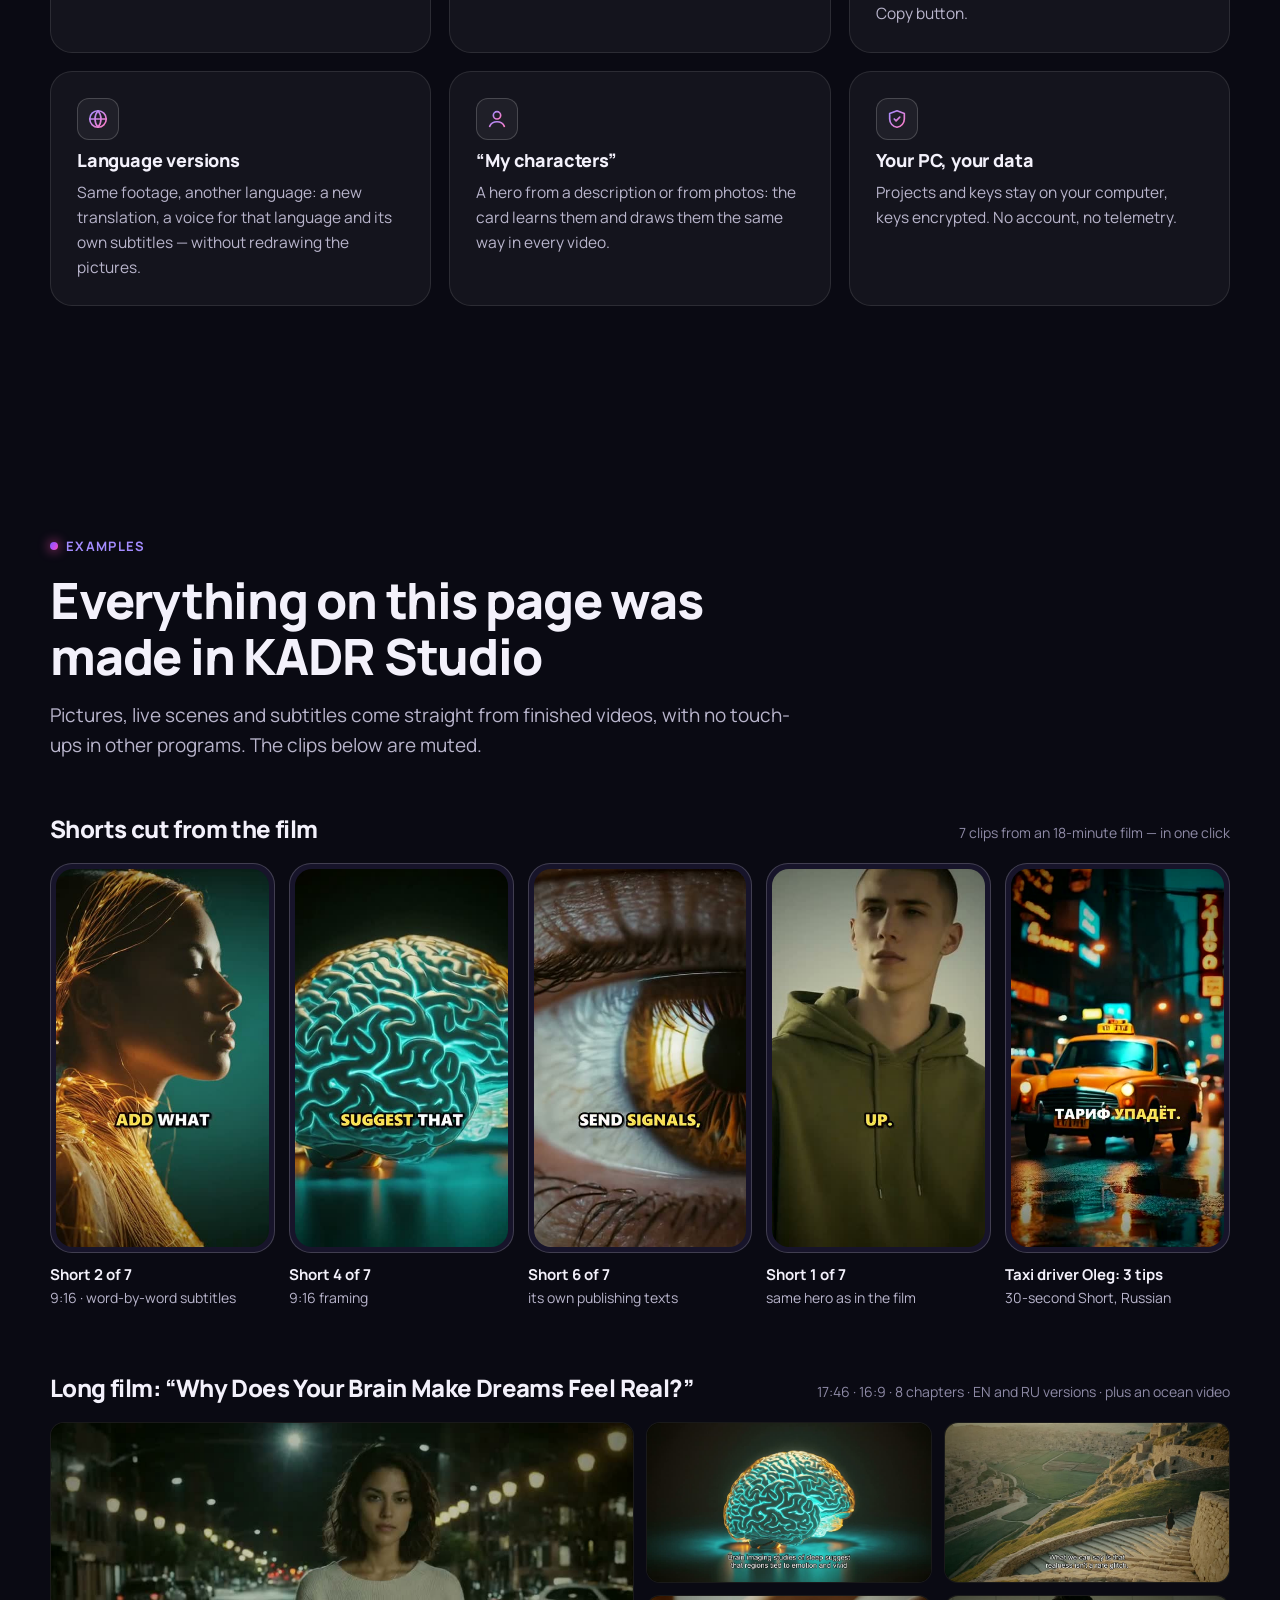
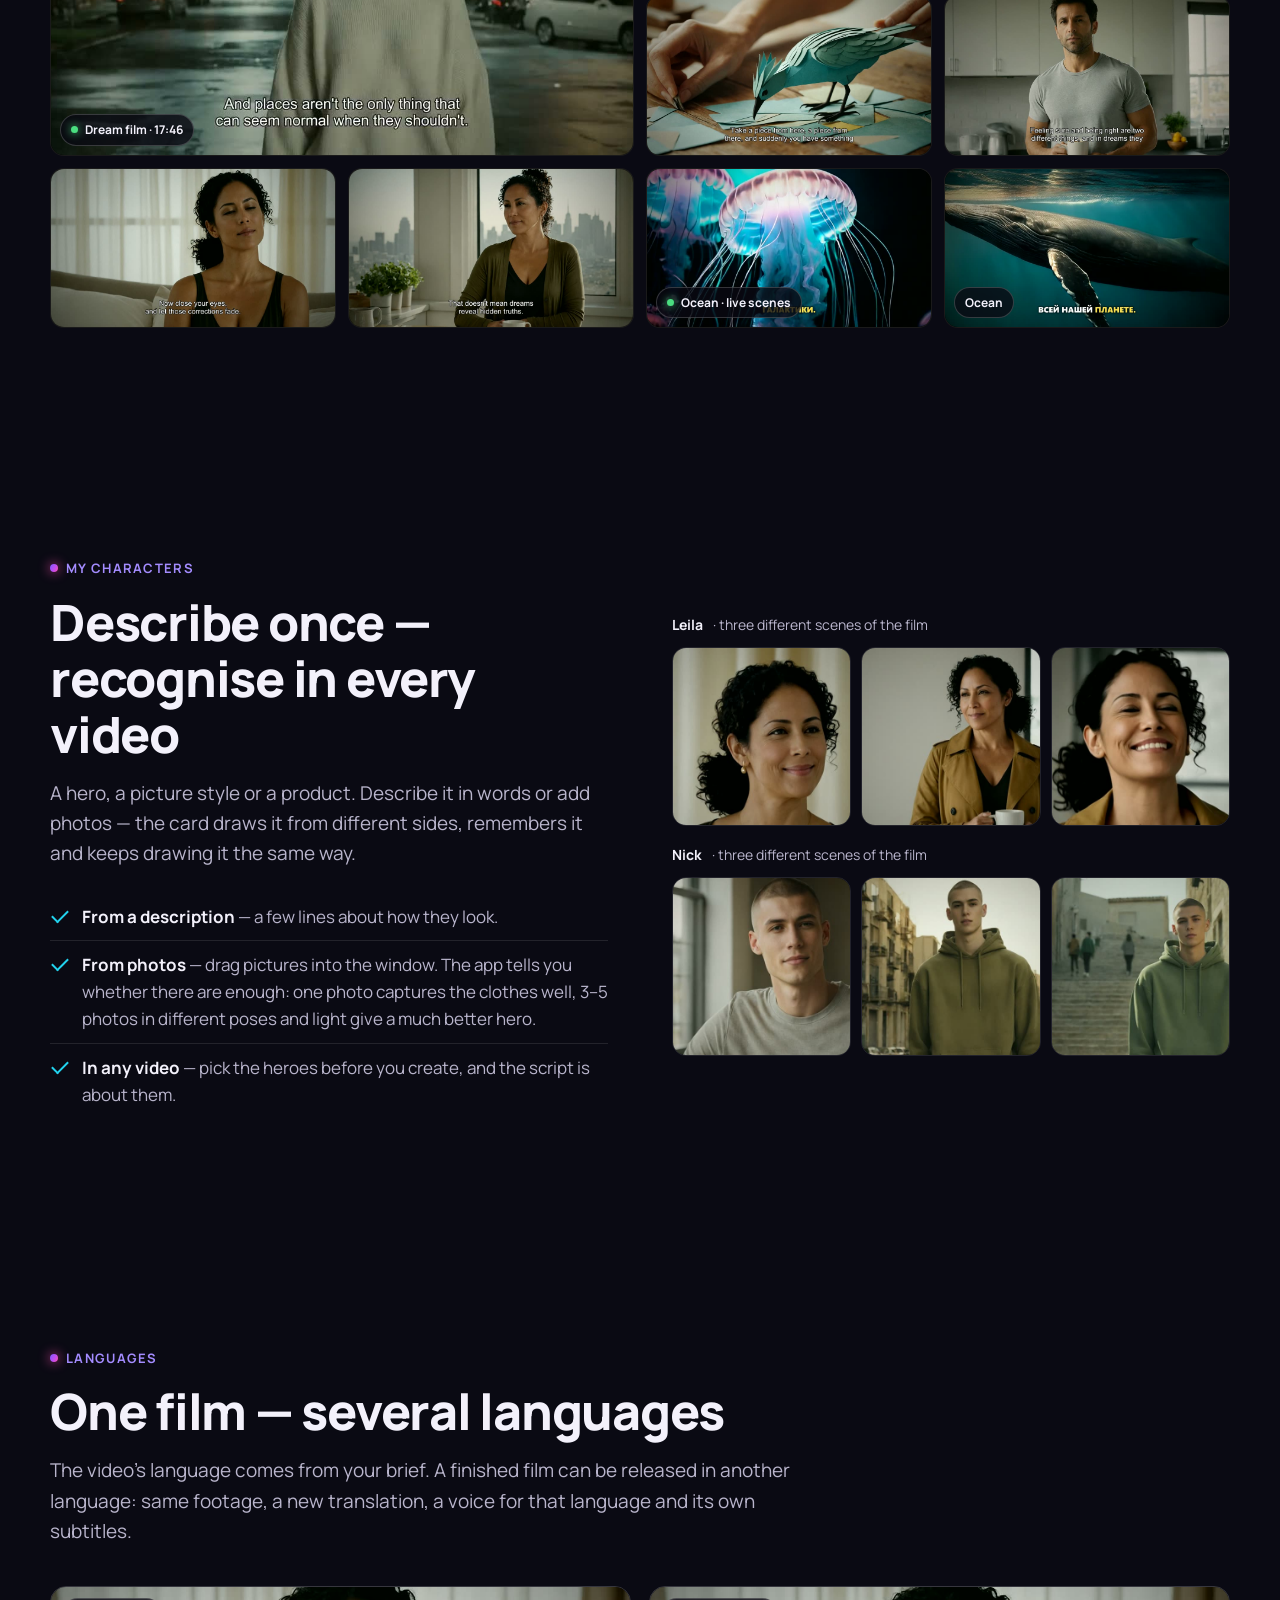
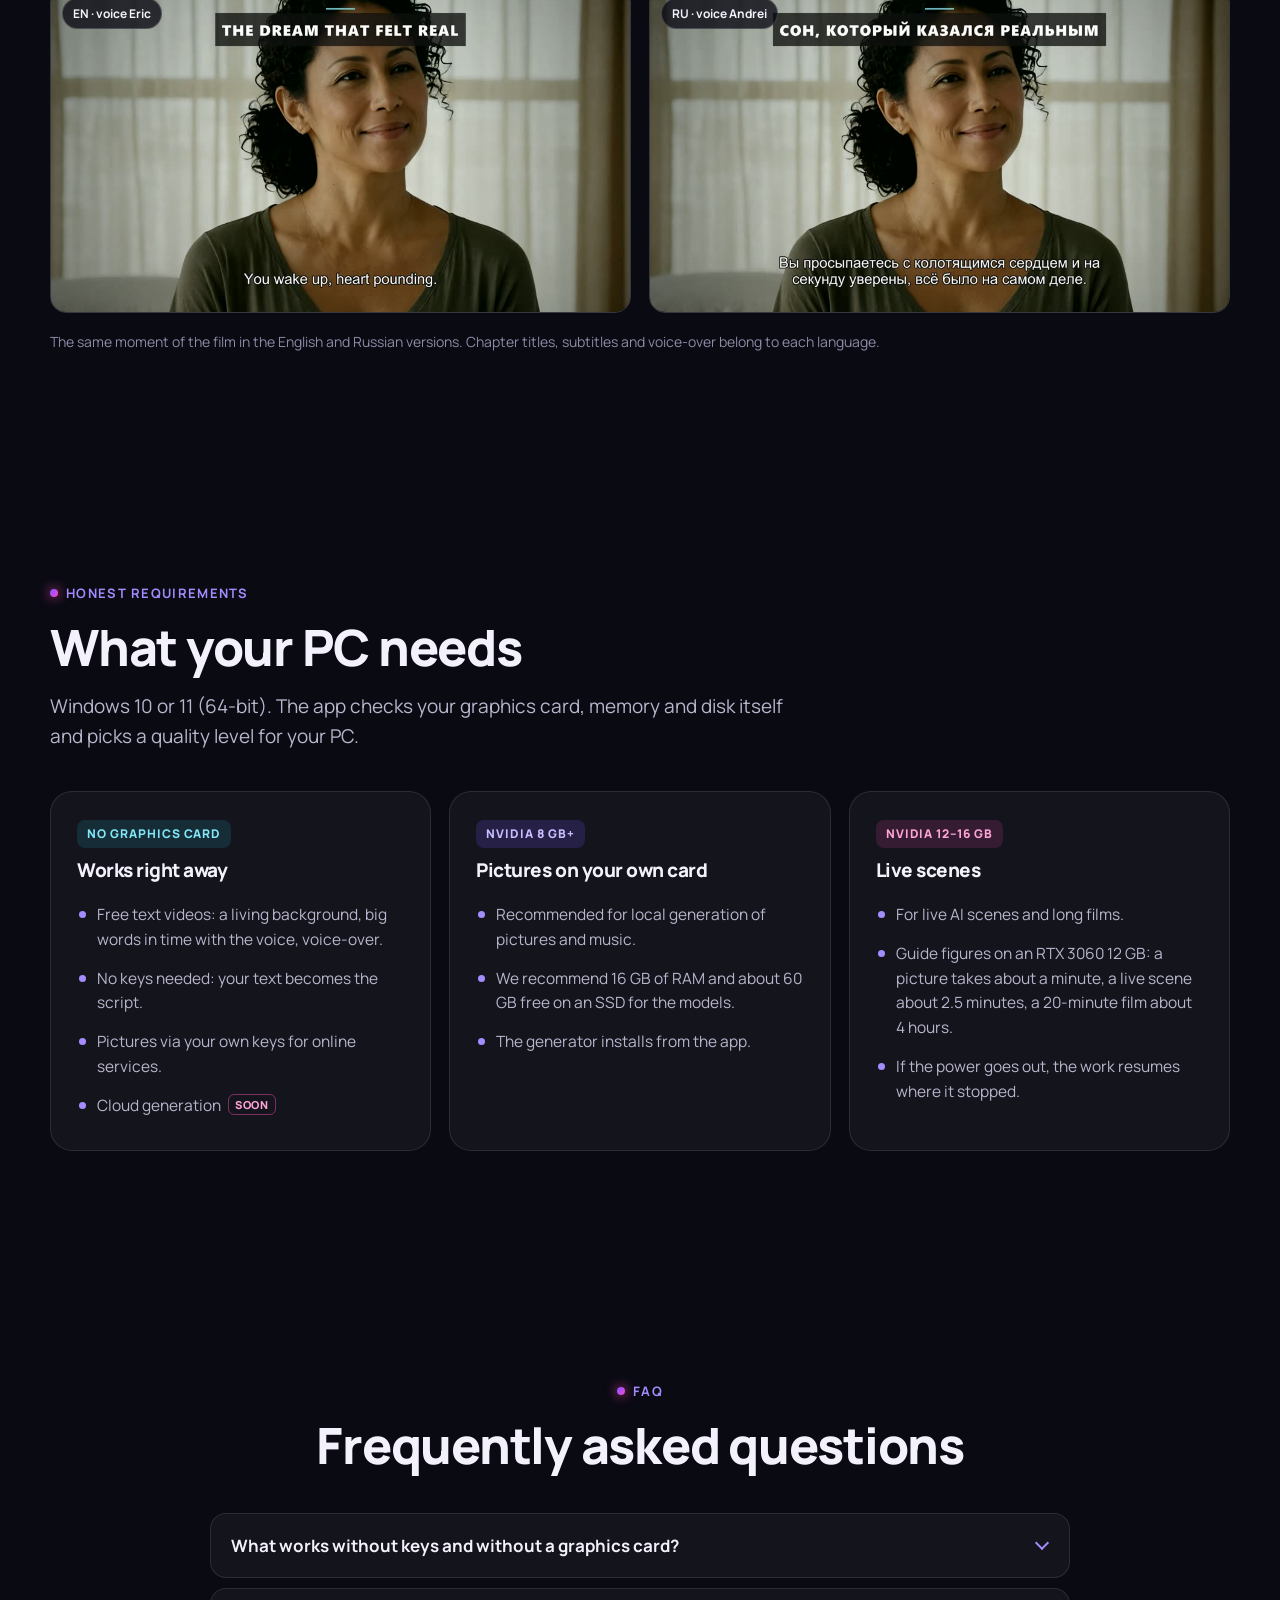
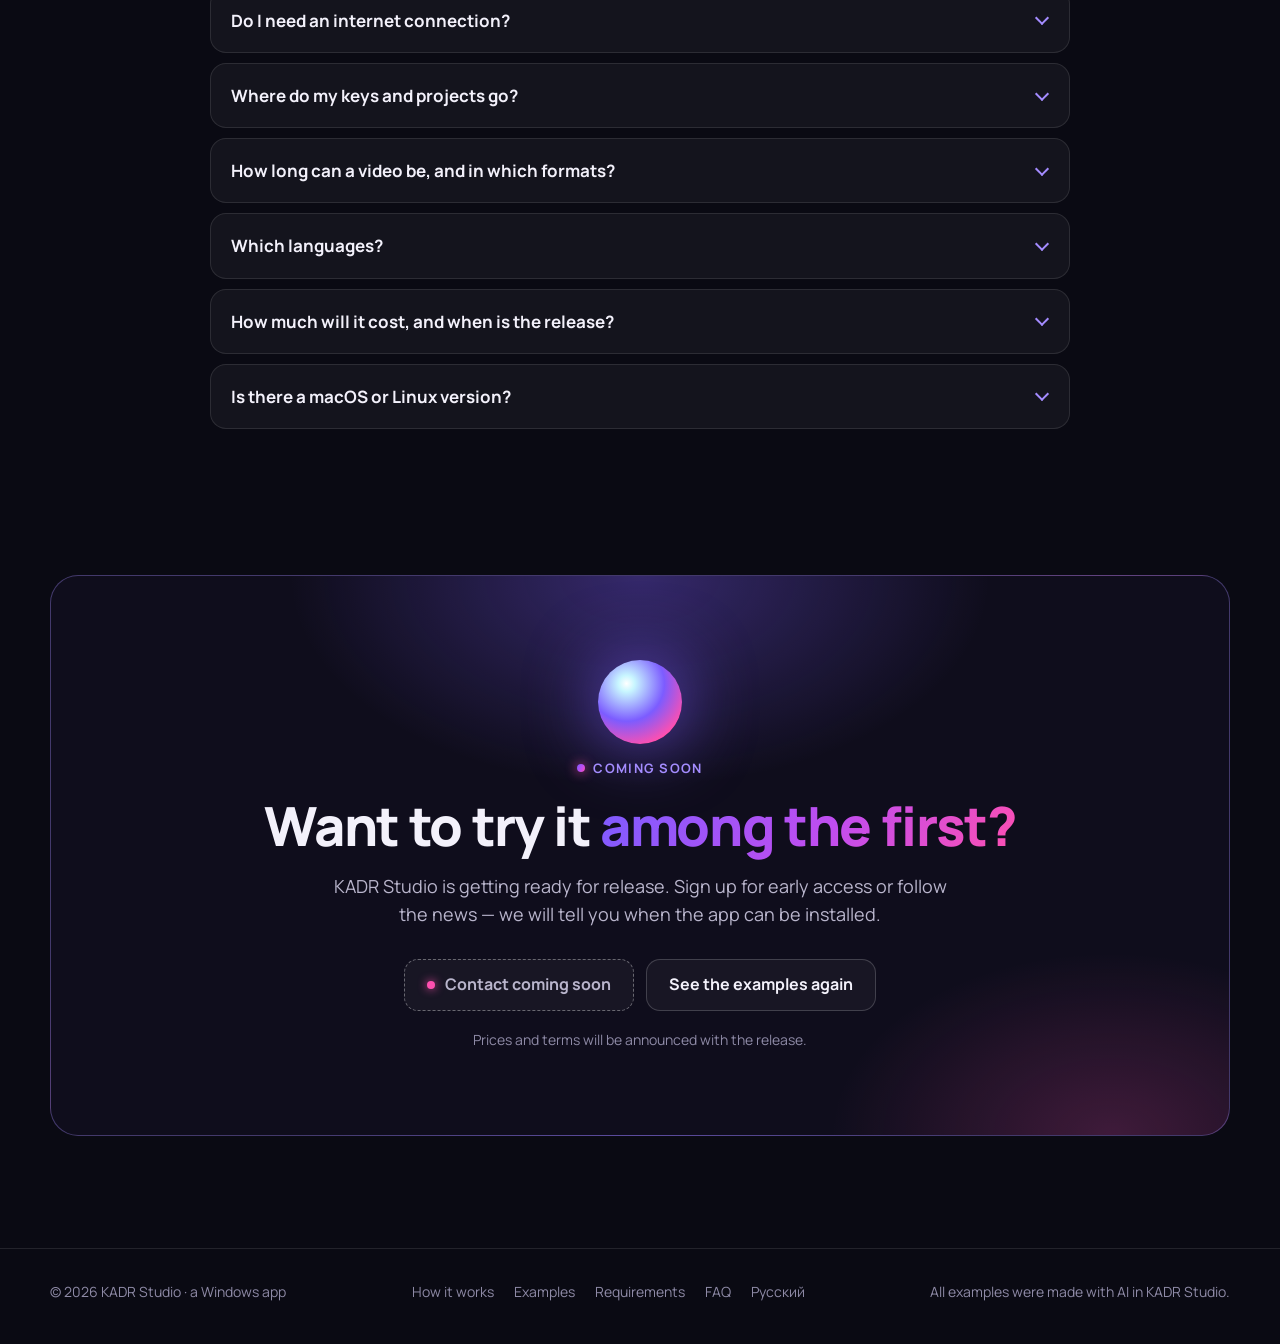
<file: en/index.html>
<!doctype html>
<html lang="en">
<head>
<meta charset="utf-8">
<meta name="viewport" content="width=device-width, initial-scale=1">
<title>KADR Studio — a video from one sentence</title>
<meta name="description" content="KADR Studio is a Windows app that turns one sentence or a long brief into a finished video: script, pictures on your own graphics card, live AI scenes, voice, music and subtitles. From 15 seconds to 30 minutes.">
<meta name="theme-color" content="#0a0a13">
<link rel="alternate" hreflang="ru" href="../">
<link rel="alternate" hreflang="en" href="./">
<link rel="icon" href="../favicon.svg" type="image/svg+xml">
<link rel="icon" href="../favicon-32.png" sizes="32x32" type="image/png">
<link rel="apple-touch-icon" href="../apple-touch-icon.png">
<!-- Open Graph. PLACEHOLDER: once the site has its final address, make og:image / og:url absolute (https://<domain>/og-en.jpg). -->
<meta property="og:type" content="website">
<meta property="og:site_name" content="KADR Studio">
<meta property="og:locale" content="en_US">
<meta property="og:locale:alternate" content="ru_RU">
<meta property="og:title" content="KADR Studio — one sentence, a finished video">
<meta property="og:description" content="A Windows app: script, pictures on your own graphics card, live scenes, voice, music and subtitles — from 15 seconds to 30 minutes. Coming soon.">
<meta property="og:image" content="https://kandyba0danil2-star.github.io/kadr-studio-site/og-en.jpg">
<meta property="og:url" content="https://kandyba0danil2-star.github.io/kadr-studio-site/en/">
<meta property="og:image:width" content="1200">
<meta property="og:image:height" content="630">
<meta name="twitter:card" content="summary_large_image">
<link rel="preconnect" href="https://fonts.googleapis.com">
<link rel="preconnect" href="https://fonts.gstatic.com" crossorigin>
<link href="https://fonts.googleapis.com/css2?family=Manrope:wght@400;500;600;700;800&amp;display=swap" rel="stylesheet">
<link rel="stylesheet" href="../assets/site.css">
<link rel="preload" as="image" href="../media/hero-en.jpg">
</head>
<body>
<a class="skip" href="#main">Skip to content</a>
<svg width="0" height="0" style="position:absolute" aria-hidden="true" focusable="false">
  <defs><linearGradient id="g" x1="0" y1="0" x2="1" y2="1"><stop offset="0" stop-color="#a48cff"/><stop offset="1" stop-color="#ff7cc4"/></linearGradient></defs>
</svg>

<header class="nav">
  <div class="wrap">
    <a class="logo" href="#top" aria-label="KADR Studio — back to top"><img src="../favicon.svg" alt="" width="30" height="30">KADR <small>studio</small></a>
    <nav class="nav-links" aria-label="Sections">
      <a href="#how">How it works</a>
      <a href="#features">Features</a>
      <a href="#examples">Examples</a>
      <a href="#req">Requirements</a>
      <a href="#faq">FAQ</a>
    </nav>
    <div class="nav-end">
      <div class="lang" role="group" aria-label="Site language">
        <a href="../" lang="ru" hreflang="ru">RU</a><span aria-current="page" lang="en">EN</span>
      </div>
      <a class="btn btn-main" href="#early">Early access</a>
    </div>
  </div>
</header>

<main id="main">
<div class="sky" aria-hidden="true"></div>

<!-- HERO -->
<section class="hero" id="top">
  <div class="wrap hero-grid">
    <div>
      <span class="eyebrow">Windows app · coming soon</span>
      <h1>One sentence — <span class="grad">a finished video</span></h1>
      <p class="lead">Type an idea or paste a long brief. KADR Studio writes the script, draws the pictures on your own graphics card, brings scenes to life, adds voice, music and subtitles — and assembles a video from 15&nbsp;seconds to 30&nbsp;minutes.</p>
      <div class="cta-row">
        <a class="btn btn-main" href="#early">Follow the release</a>
        <a class="btn btn-ghost" href="#examples">See examples</a>
      </div>
      <ul class="facts" aria-label="In short">
        <li>Pictures on your NVIDIA card</li>
        <li>Any language of the brief</li>
        <li>Shorts cut from a long film</li>
        <li>Works without keys, too</li>
      </ul>
    </div>
    <div>
      <div class="screen">
        <span class="orb" aria-hidden="true"></span>
        <video data-loop autoplay muted loop playsinline preload="metadata" poster="../media/hero-en.jpg" aria-label="Excerpts from the film “Why Does Your Brain Make Dreams Feel Real?”, made in KADR Studio">
          <source src="../media/hero-en.mp4" type="video/mp4">
        </video>
        <span class="badge"><i></i>Made in KADR Studio</span>
      </div>
      <p class="caption">Excerpts from an 18-minute film about dreams: script, pictures, live scenes, voice and subtitles — all from the app.</p>
    </div>
  </div>
</section>

<!-- ONE SENTENCE -> VIDEO -->
<section id="sentence" style="padding-top:24px">
  <div class="wrap">
    <div class="head reveal">
      <span class="eyebrow">Before → after</span>
      <h2>One sentence in. A video out.</h2>
      <p>This is a real prompt (in Russian) and frames from the video the app made from it: story, character, voice-over, music and word-by-word subtitles.</p>
    </div>
    <div class="reveal">
      <div class="prompt" role="img" aria-label="Prompt: Taxi driver Oleg tells a funny story about a passenger who left a birthday cake in the car">
        <q>Taxi driver Oleg tells a funny story about a passenger who left a birthday cake in the car</q>
        <span class="send" aria-hidden="true"><svg viewBox="0 0 24 24" fill="#fff"><path d="M4 3.5 21 12 4 20.5l2.6-8.5L4 3.5Zm3.9 9.3-1.6 4.9L17 12H8.6l-.7.8Z"/></svg></span>
      </div>
      <div class="prompt-meta" aria-label="Settings">
        <span class="chip">9:16 Shorts</span><span class="chip">30 s</span><span class="chip">Russian</span>
      </div>
      <div class="strip" role="list" aria-label="Frames from the finished video">
        <figure role="listitem"><img src="../media/strip-1.jpg" alt="Taxi driver Oleg in a leather jacket against the night city" width="360" height="640" loading="lazy"><figcaption>0:00 · the hero</figcaption></figure>
        <figure role="listitem"><img src="../media/strip-2.jpg" alt="A passenger gets into a yellow taxi with a box" width="360" height="640" loading="lazy"><figcaption>0:03 · set-up</figcaption></figure>
        <figure role="listitem"><img src="../media/strip-3.jpg" alt="A yellow taxi on a night street" width="360" height="640" loading="lazy"><figcaption>0:10 · the twist</figcaption></figure>
        <figure role="listitem"><img src="../media/strip-4.jpg" alt="Oleg on the phone" width="360" height="640" loading="lazy"><figcaption>0:17 · the call</figcaption></figure>
        <figure role="listitem" class="final"><video data-loop muted loop playsinline preload="none" poster="../media/oleg.jpg" aria-label="Ending of the finished video: Oleg with the cake" width="404" height="720"><source src="../media/oleg.mp4" type="video/mp4"></video><figcaption>0:23 · ending, finished video</figcaption></figure>
      </div>
    </div>
  </div>
</section>

<!-- HOW -->
<section id="how">
  <div class="wrap">
    <div class="head reveal">
      <span class="eyebrow">How it works</span>
      <h2>Three steps. No editing.</h2>
      <p>You describe what you need — the app makes the whole video, and you can then adjust a scene, the text or the voice.</p>
    </div>
    <ol class="steps" style="list-style:none;margin:0;padding:0">
      <li class="card step reveal">
        <h3>Write an idea or a brief</h3>
        <p>One sentence or a detailed brief several pages long — you can drop in a .txt or .docx file. Pick a format — 9:16, 16:9, 1:1 or 4:5 — and a length from 15 seconds to 30 minutes.</p>
      </li>
      <li class="card step reveal">
        <h3>Press ➤</h3>
        <p>The app writes the script and scene plan, draws the pictures, animates the chosen scenes, records the voice, writes music and times subtitles word by word. Time estimates are honest, and after a power cut the work resumes where it stopped.</p>
      </li>
      <li class="card step reveal">
        <h3>Take the video and the texts</h3>
        <p>A finished MP4 with loudness levelled for social networks. Next to it: title, description with chapters and timecodes, hashtags. One click for a 9:16 version, another language, or a set of Shorts.</p>
      </li>
    </ol>
    <figure class="shot reveal">
      <img src="../media/app-home.jpg" alt="KADR Studio home screen (Russian interface): a glowing orb, a brief field with a send button, choices for format, length, voice, live scenes and heroes; on the left, connected services and the PC level" width="1600" height="601" loading="lazy">
      <figcaption>Home screen (interface in Russian): brief, format, length, voice, live scenes and heroes in one row.</figcaption>
    </figure>
    <figure class="shot reveal">
      <img src="../media/app-studio.jpg" alt="KADR Studio window (Russian interface): a finished film in the studio, a “Video ready” card with buttons for a 9:16 version, another language and cutting Shorts, and a timeline with video, voice, music, subtitle and effect tracks" width="1600" height="840" loading="lazy">
      <figcaption>The studio (interface in Russian): a finished 18-minute film, the scene timeline and the “Video ready” card.</figcaption>
    </figure>
  </div>
</section>

<!-- FEATURES -->
<section id="features">
  <div class="wrap">
    <div class="head reveal">
      <span class="eyebrow">What you get</span>
      <h2>A whole video production in one window</h2>
      <p>The heavy lifting — pictures, live scenes, music — runs on your graphics card. Outside services connect with your own keys when you need them.</p>
    </div>
    <div class="features">
      <article class="card feat wide reveal">
        <span class="ic" aria-hidden="true"><svg viewBox="0 0 24 24" fill="none" stroke-width="1.8" stroke-linecap="round" stroke-linejoin="round"><path d="M4 5h16M4 10h16M4 15h10M4 20h7"/></svg></span>
        <h3>AI script — or your own text</h3>
        <p>Claude, OpenAI or Gemini with your key write the script and storyboard. A long brief is followed, but its instructions are never read out in the video. Without a key, your own text becomes the script.</p>
      </article>
      <article class="card feat reveal">
        <span class="ic" aria-hidden="true"><svg viewBox="0 0 24 24" fill="none" stroke-width="1.8" stroke-linecap="round" stroke-linejoin="round"><rect x="3" y="5" width="18" height="14" rx="2"/><path d="m3 16 5-5 4 4 3-3 6 6"/><circle cx="16" cy="9" r="1.6"/></svg></span>
        <h3>Pictures on your graphics card</h3>
        <p>Every frame is drawn locally on NVIDIA (SDXL / RealVisXL) — no fee per picture. The generator installs right from the app.</p>
      </article>
      <article class="card feat reveal">
        <span class="ic" aria-hidden="true"><svg viewBox="0 0 24 24" fill="none" stroke-width="1.8" stroke-linecap="round" stroke-linejoin="round"><rect x="3" y="5" width="18" height="14" rx="2"/><path d="m10 9 5 3-5 3z"/></svg></span>
        <h3>Live AI scenes</h3>
        <p>Chosen scenes come alive on the card (Wan 2.2): people move, the camera travels. Other frames get smooth camera motion.</p>
      </article>
      <article class="card feat reveal">
        <span class="ic" aria-hidden="true"><svg viewBox="0 0 24 24" fill="none" stroke-width="1.8" stroke-linecap="round" stroke-linejoin="round"><path d="M12 3a3 3 0 0 0-3 3v6a3 3 0 0 0 6 0V6a3 3 0 0 0-3-3Z"/><path d="M5 11a7 7 0 0 0 14 0M12 18v3"/></svg></span>
        <h3>Voice</h3>
        <p>ElevenLabs with your key — including your cloned voices — free neural voices, or Windows voices. Pick by listening.</p>
      </article>
      <article class="card feat reveal">
        <span class="ic" aria-hidden="true"><svg viewBox="0 0 24 24" fill="none" stroke-width="1.8" stroke-linecap="round" stroke-linejoin="round"><path d="M9 18V5l11-2v13"/><circle cx="6" cy="18" r="3"/><circle cx="17" cy="16" r="3"/></svg></span>
        <h3>Music for the mood</h3>
        <p>A background track is composed on the card (ACE-Step) to match the style — no hunting through stock libraries.</p>
      </article>
      <article class="card feat reveal">
        <span class="ic" aria-hidden="true"><svg viewBox="0 0 24 24" fill="none" stroke-width="1.8" stroke-linecap="round" stroke-linejoin="round"><rect x="3" y="5" width="18" height="14" rx="2"/><path d="M7 14h4M13 14h4M7 10h10"/></svg></span>
        <h3>Word-by-word subtitles</h3>
        <p>Words light up in time with the voice; loudness is levelled for social networks. Subtitles are editable and export to SRT.</p>
      </article>
      <article class="card feat reveal">
        <span class="ic" aria-hidden="true"><svg viewBox="0 0 24 24" fill="none" stroke-width="1.8" stroke-linecap="round" stroke-linejoin="round"><rect x="7" y="2" width="10" height="20" rx="2"/><path d="M11 18h2"/></svg></span>
        <h3>“Cut Shorts”</h3>
        <p>A long film becomes a series of vertical clips with 9:16 framing and their own publishing texts.</p>
      </article>
      <article class="card feat reveal">
        <span class="ic" aria-hidden="true"><svg viewBox="0 0 24 24" fill="none" stroke-width="1.8" stroke-linecap="round" stroke-linejoin="round"><path d="M5 4h14v16H5z"/><path d="M9 8h6M9 12h6M9 16h3"/></svg></span>
        <h3>Publishing texts</h3>
        <p>Title and alternatives, a description with chapters and timecodes, hashtags, a pinned comment, captions for Shorts — each with a Copy button.</p>
      </article>
      <article class="card feat reveal">
        <span class="ic" aria-hidden="true"><svg viewBox="0 0 24 24" fill="none" stroke-width="1.8" stroke-linecap="round" stroke-linejoin="round"><circle cx="12" cy="12" r="9"/><path d="M12 3a14 14 0 0 1 0 18M12 3a14 14 0 0 0 0 18M3 12h18"/></svg></span>
        <h3>Language versions</h3>
        <p>Same footage, another language: a new translation, a voice for that language and its own subtitles — without redrawing the pictures.</p>
      </article>
      <article class="card feat reveal">
        <span class="ic" aria-hidden="true"><svg viewBox="0 0 24 24" fill="none" stroke-width="1.8" stroke-linecap="round" stroke-linejoin="round"><path d="M4 20c1.5-3.5 4.4-5 8-5s6.5 1.5 8 5"/><circle cx="12" cy="8" r="4"/></svg></span>
        <h3>“My characters”</h3>
        <p>A hero from a description or from photos: the card learns them and draws them the same way in every video.</p>
      </article>
      <article class="card feat reveal">
        <span class="ic" aria-hidden="true"><svg viewBox="0 0 24 24" fill="none" stroke-width="1.8" stroke-linecap="round" stroke-linejoin="round"><path d="M12 3 4 6v6c0 4.5 3.4 8.3 8 9 4.6-.7 8-4.5 8-9V6l-8-3Z"/><path d="m9 12 2 2 4-4"/></svg></span>
        <h3>Your PC, your data</h3>
        <p>Projects and keys stay on your computer, keys encrypted. No account, no telemetry.</p>
      </article>
    </div>
  </div>
</section>

<!-- EXAMPLES -->
<section id="examples">
  <div class="wrap">
    <div class="head reveal">
      <span class="eyebrow">Examples</span>
      <h2>Everything on this page was made in KADR Studio</h2>
      <p>Pictures, live scenes and subtitles come straight from finished videos, with no touch-ups in other programs. The clips below are muted.</p>
    </div>

    <div class="gal-sub reveal"><h3>Shorts cut from the film</h3><p>7 clips from an 18-minute film — in one click</p></div>
    <div class="shorts reveal" role="list">
      <figure class="phone" role="listitem"><div class="frame"><video data-loop muted loop playsinline preload="none" poster="../media/short-1.jpg" width="404" height="720" aria-label="Short: glowing portrait from the dream film"><source src="../media/short-1.mp4" type="video/mp4"></video></div><figcaption><b>Short 2 of 7</b>9:16 · word-by-word subtitles</figcaption></figure>
      <figure class="phone" role="listitem"><div class="frame"><video data-loop muted loop playsinline preload="none" poster="../media/short-2.jpg" width="404" height="720" aria-label="Short: glowing brain"><source src="../media/short-2.mp4" type="video/mp4"></video></div><figcaption><b>Short 4 of 7</b>9:16 framing</figcaption></figure>
      <figure class="phone" role="listitem"><div class="frame"><video data-loop muted loop playsinline preload="none" poster="../media/short-3.jpg" width="404" height="720" aria-label="Short: close-up of an eye"><source src="../media/short-3.mp4" type="video/mp4"></video></div><figcaption><b>Short 6 of 7</b>its own publishing texts</figcaption></figure>
      <figure class="phone" role="listitem"><div class="frame"><video data-loop muted loop playsinline preload="none" poster="../media/short-4.jpg" width="404" height="720" aria-label="Short: Nick with coffee"><source src="../media/short-4.mp4" type="video/mp4"></video></div><figcaption><b>Short 1 of 7</b>same hero as in the film</figcaption></figure>
      <figure class="phone" role="listitem"><div class="frame"><video data-loop muted loop playsinline preload="none" poster="../media/oleg-tips.jpg" width="404" height="720" aria-label="Video: taxi driver Oleg shares tips (Russian)"><source src="../media/oleg-tips.mp4" type="video/mp4"></video></div><figcaption><b>Taxi driver Oleg: 3 tips</b>30-second Short, Russian</figcaption></figure>
    </div>

    <div class="gal-sub reveal"><h3>Long film: “Why Does Your Brain Make Dreams Feel Real?”</h3><p>17:46 · 16:9 · 8 chapters · EN and RU versions · plus an ocean video</p></div>
    <div class="film reveal">
      <figure class="big"><video data-loop muted loop playsinline preload="none" poster="../media/film.jpg" width="960" height="540" aria-label="Excerpts from the dream film"><source src="../media/film.mp4" type="video/mp4"></video><figcaption><span class="badge"><i></i>Dream film · 17:46</span></figcaption></figure>
      <figure><img src="../media/film-3.jpg" alt="Film frame: a glowing brain" width="960" height="540" loading="lazy"></figure>
      <figure><img src="../media/film-2.jpg" alt="Film frame: stone stairs above a valley" width="960" height="540" loading="lazy"></figure>
      <figure><img src="../media/film-7.jpg" alt="Film frame: a paper bird in someone's hands" width="960" height="540" loading="lazy"></figure>
      <figure><img src="../media/film-4.jpg" alt="Film frame: a man in a kitchen" width="960" height="540" loading="lazy"></figure>
      <figure><img src="../media/film-5.jpg" alt="Film frame: the heroine with eyes closed" width="960" height="540" loading="lazy"></figure>
      <figure><img src="../media/film-8.jpg" alt="Film frame: the heroine by a window overlooking the city" width="960" height="540" loading="lazy"></figure>
      <figure><video data-loop muted loop playsinline preload="none" poster="../media/ocean.jpg" width="960" height="540" aria-label="Excerpt from a video about the ocean: a jellyfish and the Blue Hole"><source src="../media/ocean.mp4" type="video/mp4"></video><figcaption><span class="badge"><i></i>Ocean · live scenes</span></figcaption></figure>
      <figure><img src="../media/ocean-3.jpg" alt="Ocean video frame: a whale underwater" width="960" height="540" loading="lazy"><figcaption><span class="badge">Ocean</span></figcaption></figure>
    </div>
  </div>
</section>

<!-- HEROES -->
<section id="heroes">
  <div class="wrap split">
    <div class="reveal">
      <div class="head">
        <span class="eyebrow">My characters</span>
        <h2>Describe once — recognise in every video</h2>
        <p>A hero, a picture style or a product. Describe it in words or add photos — the card draws it from different sides, remembers it and keeps drawing it the same way.</p>
      </div>
      <ul class="ticks">
        <li><b>From a description</b> — a few lines about how they look.</li>
        <li><b>From photos</b> — drag pictures into the window. The app tells you whether there are enough: one photo captures the clothes well, 3–5 photos in different poses and light give a much better hero.</li>
        <li><b>In any video</b> — pick the heroes before you create, and the script is about them.</li>
      </ul>
    </div>
    <div class="faces reveal">
      <div>
        <p class="face-label"><b>Leila</b> · three different scenes of the film</p>
        <div class="face-row">
          <img src="../media/hero-a1.jpg" alt="Leila, close-up by a window" width="420" height="420" loading="lazy">
          <img src="../media/hero-a2.jpg" alt="Leila in a beige coat holding a cup" width="420" height="420" loading="lazy">
          <img src="../media/hero-a3.jpg" alt="Leila laughing" width="420" height="420" loading="lazy">
        </div>
      </div>
      <div>
        <p class="face-label"><b>Nick</b> · three different scenes of the film</p>
        <div class="face-row">
          <img src="../media/hero-b1.jpg" alt="Nick in a grey T-shirt" width="420" height="420" loading="lazy">
          <img src="../media/hero-b2.jpg" alt="Nick in a hoodie on the street" width="420" height="420" loading="lazy">
          <img src="../media/hero-b3.jpg" alt="Nick on stone stairs" width="420" height="420" loading="lazy">
        </div>
      </div>
    </div>
  </div>
</section>

<!-- LANGUAGES -->
<section id="languages">
  <div class="wrap">
    <div class="head reveal">
      <span class="eyebrow">Languages</span>
      <h2>One film — several languages</h2>
      <p>The video's language comes from your brief. A finished film can be released in another language: same footage, a new translation, a voice for that language and its own subtitles.</p>
    </div>
    <div class="langs reveal">
      <figure><img src="../media/lang-en.jpg" alt="Opening frame with the English chapter title “The dream that felt real” and English subtitles" width="960" height="540" loading="lazy"><span class="badge">EN · voice Eric</span></figure>
      <figure><img src="../media/lang-ru.jpg" alt="The same frame with the Russian chapter title and Russian subtitles" width="960" height="540" loading="lazy"><span class="badge">RU · voice Andrei</span></figure>
    </div>
    <p class="note reveal">The same moment of the film in the English and Russian versions. Chapter titles, subtitles and voice-over belong to each language.</p>
  </div>
</section>

<!-- REQUIREMENTS -->
<section id="req">
  <div class="wrap">
    <div class="head reveal">
      <span class="eyebrow">Honest requirements</span>
      <h2>What your PC needs</h2>
      <p>Windows 10 or 11 (64-bit). The app checks your graphics card, memory and disk itself and picks a quality level for your PC.</p>
    </div>
    <div class="req">
      <div class="card reveal">
        <span class="tier t1">No graphics card</span>
        <h3>Works right away</h3>
        <ul>
          <li>Free text videos: a living background, big words in time with the voice, voice-over.</li>
          <li>No keys needed: your text becomes the script.</li>
          <li>Pictures via your own keys for online services.</li>
          <li>Cloud generation <span class="soon">soon</span></li>
        </ul>
      </div>
      <div class="card reveal">
        <span class="tier t2">NVIDIA 8 GB+</span>
        <h3>Pictures on your own card</h3>
        <ul>
          <li>Recommended for local generation of pictures and music.</li>
          <li>We recommend 16 GB of RAM and about 60 GB free on an SSD for the models.</li>
          <li>The generator installs from the app.</li>
        </ul>
      </div>
      <div class="card reveal">
        <span class="tier t3">NVIDIA 12–16 GB</span>
        <h3>Live scenes</h3>
        <ul>
          <li>For live AI scenes and long films.</li>
          <li>Guide figures on an RTX 3060 12 GB: a picture takes about a minute, a live scene about 2.5 minutes, a 20-minute film about 4 hours.</li>
          <li>If the power goes out, the work resumes where it stopped.</li>
        </ul>
      </div>
    </div>
  </div>
</section>

<!-- FAQ -->
<section id="faq">
  <div class="wrap">
    <div class="head center reveal" style="text-align:center">
      <span class="eyebrow">FAQ</span>
      <h2>Frequently asked questions</h2>
    </div>
    <div class="faq">
      <details>
        <summary>What works without keys and without a graphics card?</summary>
        <div class="a"><p>The app makes a video from your own text: a living background, big words in time with the voice, subtitles and a free voice-over. A half-minute vertical video with voice is assembled in about a minute.</p><p>For the AI to write the script, you need a Claude, OpenAI or Gemini key. To draw pictures for free, you need an NVIDIA card.</p></div>
      </details>
      <details>
        <summary>Do I need an internet connection?</summary>
        <div class="a"><p>Pictures, live scenes and music are computed on your graphics card and need no internet — only once, to download the generator and models. Windows voices work offline too.</p><p>The internet is needed for outside services: scripts from Claude, OpenAI or Gemini, ElevenLabs voices and the free neural voices.</p></div>
      </details>
      <details>
        <summary>Where do my keys and projects go?</summary>
        <div class="a"><p>Nowhere. Keys are stored encrypted on your computer and never go into project files. No account, no telemetry.</p><p>When you connect an outside service, the request text goes directly to that service with your key — and is billed by that service at its own rates.</p></div>
      </details>
      <details>
        <summary>How long can a video be, and in which formats?</summary>
        <div class="a"><p>From 15 seconds to 30 minutes. Formats: 9:16 for Shorts, TikTok and Reels, 16:9 for YouTube, plus 1:1 and 4:5. From a finished video, one click gives you a vertical version or a set of Shorts.</p></div>
      </details>
      <details>
        <summary>Which languages?</summary>
        <div class="a"><p>The language comes from your brief. A finished video can be released in another language on the same footage — with a voice and subtitles in that language.</p></div>
      </details>
      <details>
        <summary>How much will it cost, and when is the release?</summary>
        <div class="a"><p>Prices and payment options have not been decided yet. The app is getting ready for release — follow the news and we will announce when early access opens.</p></div>
      </details>
      <details>
        <summary>Is there a macOS or Linux version?</summary>
        <div class="a"><p>No, Windows 10 and 11 only.</p></div>
      </details>
    </div>
  </div>
</section>

<!-- EARLY ACCESS -->
<section id="early" style="padding-top:24px">
  <div class="wrap">
    <div class="cta reveal">
      <div class="cta-orb" aria-hidden="true"></div>
      <span class="eyebrow">Coming soon</span>
      <h2>Want to try it <span class="grad">among the first?</span></h2>
      <p>KADR Studio is getting ready for release. Sign up for early access or follow the news — we will tell you when the app can be installed.</p>
      <div class="cta-row">
        <!-- PLACEHOLDER: CONTACT. The owner will decide which contact to publish (Telegram channel, email or a sign-up form).
             Replace this <span> with <a class="btn btn-main" href="..."> pointing to the real link and remove aria-disabled. -->
        <span class="btn btn-soon" role="button" aria-disabled="true" tabindex="0"><span class="dot" aria-hidden="true"></span>Contact coming soon</span>
        <a class="btn btn-ghost" href="#examples">See the examples again</a>
      </div>
      <p class="small">Prices and terms will be announced with the release.</p>
    </div>
  </div>
</section>
</main>

<footer>
  <div class="wrap">
    <span>© 2026 KADR Studio · a Windows app</span>
    <nav aria-label="Footer">
      <a href="#how">How it works</a>
      <a href="#examples">Examples</a>
      <a href="#req">Requirements</a>
      <a href="#faq">FAQ</a>
      <a href="../" lang="ru" hreflang="ru">Русский</a>
    </nav>
    <span>All examples were made with AI in KADR Studio.</span>
  </div>
</footer>
<script src="../assets/site.js" defer></script>
</body>
</html>
</file>
<file: assets/site.css>
/* KADR Studio — marketing site. «Аврора»: deep night canvas, violet → pink glow, glass panels, the orb. */
:root {
  --bg: #0a0a13;
  --bg-2: #0f0d1c;
  --panel: rgba(255, 255, 255, .045);
  --panel-2: rgba(255, 255, 255, .075);
  --line: rgba(255, 255, 255, .1);
  --line-2: rgba(255, 255, 255, .18);
  --text: #f3f1fb;
  --muted: #b9b5cc;      /* 9.4:1 on --bg */
  --faint: #8e8aa6;      /* 5.6:1 on --bg */
  --violet: #7c5cff;
  --violet-soft: #a48cff;
  --pink: #ff4fb0;
  --cyan: #22d3ee;
  --green: #4ade80;
  --grad: linear-gradient(120deg, #7c5cff, #c04df0 55%, #ff4fb0);
  --radius: 22px;
  --radius-sm: 14px;
  --wrap: 1180px;
  --gutter: 16px;
  color-scheme: dark;
}
@media (min-width: 720px) { :root { --gutter: 32px; } }

*, *::before, *::after { box-sizing: border-box; }
html { -webkit-text-size-adjust: 100%; scroll-behavior: smooth; scroll-padding-top: 76px; }
@media (prefers-reduced-motion: reduce) { html { scroll-behavior: auto; } }
body {
  margin: 0; background: var(--bg); color: var(--text);
  font: 400 17px/1.6 "Manrope", "Segoe UI", system-ui, sans-serif;
  overflow-x: hidden; -webkit-font-smoothing: antialiased;
}
img, video { display: block; max-width: 100%; height: auto; }
a { color: inherit; }
h1, h2, h3 { margin: 0; line-height: 1.12; letter-spacing: -.025em; font-weight: 800; }
p { margin: 0; }
ul { margin: 0; padding: 0; list-style: none; }
:focus-visible { outline: 2px solid var(--cyan); outline-offset: 3px; border-radius: 8px; }

.skip { position: absolute; left: -9999px; top: 8px; z-index: 100; background: var(--text); color: var(--bg); padding: 10px 16px; border-radius: 10px; font-weight: 700; }
.skip:focus { left: 8px; }

.wrap { width: 100%; max-width: calc(var(--wrap) + var(--gutter) * 2); margin: 0 auto; padding: 0 var(--gutter); }
.sky { position: absolute; inset: 0 0 auto; height: 1100px; z-index: -1; pointer-events: none; overflow: hidden;
  background:
    radial-gradient(600px 560px at 8% 6%, rgba(124, 92, 255, .38), transparent 70%),
    radial-gradient(560px 520px at 96% 30%, rgba(255, 79, 176, .22), transparent 70%),
    radial-gradient(520px 420px at 50% 92%, rgba(34, 211, 238, .1), transparent 70%); }

.grad { background: var(--grad); -webkit-background-clip: text; background-clip: text; color: transparent; }
.eyebrow { display: inline-flex; align-items: center; gap: 8px; font-size: 13px; font-weight: 700; letter-spacing: .1em; text-transform: uppercase; color: var(--violet-soft); }
.eyebrow::before { content: ""; width: 8px; height: 8px; border-radius: 50%; background: var(--grad); box-shadow: 0 0 12px var(--pink); }

/* Buttons */
.btn { display: inline-flex; align-items: center; justify-content: center; gap: 10px; min-height: 48px; padding: 12px 22px;
  border-radius: 14px; border: 1px solid transparent; font: inherit; font-weight: 700; font-size: 16px; text-decoration: none; cursor: pointer;
  transition: transform .2s, box-shadow .2s, background .2s, border-color .2s; }
.btn-main { background: var(--grad); color: #fff; box-shadow: 0 10px 36px -8px rgba(192, 77, 240, .6); }
.btn-main:hover { transform: translateY(-2px); box-shadow: 0 14px 44px -6px rgba(255, 79, 176, .6); }
.btn-ghost { background: rgba(255, 255, 255, .04); border-color: var(--line-2); color: var(--text); }
.btn-ghost:hover { background: rgba(255, 255, 255, .09); border-color: rgba(255, 255, 255, .32); }
.btn-soon { background: rgba(255, 255, 255, .04); border: 1px dashed rgba(255, 255, 255, .35); color: var(--muted); cursor: default; }
.btn-soon .dot { width: 8px; height: 8px; border-radius: 50%; background: var(--pink); box-shadow: 0 0 10px var(--pink); }

/* Nav */
.nav { position: sticky; top: 0; z-index: 50; background: rgba(10, 10, 19, .78); border-bottom: 1px solid transparent;
  backdrop-filter: saturate(140%) blur(14px); -webkit-backdrop-filter: saturate(140%) blur(14px); transition: border-color .2s; }
.nav.scrolled { border-bottom-color: var(--line); }
.nav .wrap { display: flex; align-items: center; gap: 16px; height: 64px; }
.logo { display: inline-flex; align-items: center; gap: 10px; font-weight: 800; font-size: 18px; letter-spacing: -.01em; text-decoration: none; }
.logo img { width: 30px; height: 30px; }
.logo small { font-weight: 500; color: var(--faint); font-size: 13px; }
.nav-links { display: none; gap: 26px; margin-left: auto; font-size: 15px; color: var(--muted); }
.nav-links a { text-decoration: none; }
.nav-links a:hover { color: var(--text); }
.nav-end { display: flex; align-items: center; gap: 10px; margin-left: auto; }
.lang { display: inline-flex; border: 1px solid var(--line-2); border-radius: 10px; overflow: hidden; font-size: 13px; font-weight: 700; }
.lang a, .lang span { padding: 6px 10px; text-decoration: none; color: var(--muted); }
.lang [aria-current] { background: rgba(255, 255, 255, .12); color: var(--text); }
.lang a:hover { color: var(--text); }
.nav .btn { min-height: 38px; padding: 8px 14px; font-size: 14px; border-radius: 11px; }
@media (min-width: 1040px) { .nav-links { display: flex; } .nav-end { margin-left: 18px; } }
@media (max-width: 420px) { .logo small { display: none; } .nav .wrap { gap: 10px; } }
@media (max-width: 350px) { .nav .btn { display: none; } }

/* Sections */
section { padding: 72px 0; position: relative; }
@media (min-width: 900px) { section { padding: 112px 0; } }
.head { max-width: 760px; margin-bottom: 40px; }
.head h2 { font-size: clamp(30px, 4.6vw, 50px); margin: 14px 0 16px; }
.head p { color: var(--muted); font-size: clamp(17px, 1.6vw, 19px); }
.center { text-align: center; margin-left: auto; margin-right: auto; }

/* Hero */
.hero { padding: 40px 0 56px; }
@media (min-width: 900px) { .hero { padding: 72px 0 96px; } }
.hero-grid { display: grid; gap: 40px; align-items: center; }
@media (min-width: 980px) { .hero-grid { grid-template-columns: 1fr 1.08fr; gap: 56px; } }
.hero h1 { font-size: clamp(40px, 7vw, 76px); margin: 18px 0 20px; }
.hero .lead { color: var(--muted); font-size: clamp(18px, 1.8vw, 21px); max-width: 560px; }
.cta-row { display: flex; flex-wrap: wrap; gap: 12px; margin-top: 30px; }
.facts { display: flex; flex-wrap: wrap; gap: 8px 10px; margin-top: 28px; }
.facts li { font-size: 14px; color: var(--muted); padding: 6px 12px; border: 1px solid var(--line); border-radius: 999px; background: rgba(255, 255, 255, .03); }

.screen { position: relative; border-radius: var(--radius); padding: 8px; background: linear-gradient(160deg, rgba(124, 92, 255, .5), rgba(255, 79, 176, .25) 50%, rgba(34, 211, 238, .25));
  box-shadow: 0 40px 120px -30px rgba(124, 92, 255, .55), 0 0 0 1px rgba(255, 255, 255, .06); }
.screen video, .screen img { width: 100%; aspect-ratio: 16 / 9; object-fit: cover; border-radius: 16px; background: #000; }
.screen .badge { position: absolute; left: 22px; top: 22px; }
.badge { display: inline-flex; align-items: center; gap: 7px; font-size: 12px; font-weight: 700; padding: 5px 10px; border-radius: 999px;
  background: rgba(10, 10, 19, .78); border: 1px solid var(--line-2); color: var(--text); }
.badge i { width: 7px; height: 7px; border-radius: 50%; background: var(--green); box-shadow: 0 0 8px var(--green); }
.orb { position: absolute; width: 120px; height: 120px; right: -26px; top: -40px; border-radius: 50%; z-index: 2; pointer-events: none;
  background: radial-gradient(circle at 34% 28%, #fff 0, #c8f6ff 10%, var(--violet) 46%, var(--pink) 78%, #2b0f3a 100%);
  box-shadow: 0 0 80px rgba(124, 92, 255, .7), inset 0 -18px 36px rgba(0, 0, 0, .35); animation: breathe 4s ease-in-out infinite; }
@keyframes breathe { 50% { transform: scale(1.06) translateY(4px); } }
@media (max-width: 600px) { .orb { width: 76px; height: 76px; right: -6px; top: -28px; } }
@media (prefers-reduced-motion: reduce) { .orb { animation: none; } }
.caption { margin-top: 14px; font-size: 14px; color: var(--faint); }

/* Prompt → video strip */
.prompt { display: flex; align-items: center; gap: 14px; padding: 12px 12px 12px 20px; border-radius: 18px; background: rgba(26, 22, 44, .82);
  border: 1px solid var(--line-2); box-shadow: 0 0 0 4px rgba(124, 92, 255, .12); max-width: 760px; }
.prompt q { flex: 1; quotes: none; font-size: clamp(16px, 2vw, 19px); font-weight: 600; }
.prompt q::after { content: ""; display: inline-block; width: 2px; height: 1.1em; margin-left: 3px; vertical-align: -3px; background: var(--cyan); animation: caret 1s steps(1) infinite; }
@keyframes caret { 50% { opacity: 0; } }
.send { flex: none; width: 46px; height: 46px; border-radius: 13px; display: grid; place-items: center; background: var(--grad); }
.send svg { width: 20px; height: 20px; }
.prompt-meta { display: flex; flex-wrap: wrap; gap: 8px; margin: 14px 0 26px; }
.chip { font-size: 13px; font-weight: 600; padding: 5px 11px; border-radius: 9px; border: 1px solid var(--line-2); color: var(--muted); }
.strip { display: grid; grid-auto-flow: column; grid-auto-columns: minmax(132px, 1fr); gap: 12px; overflow-x: auto; scroll-snap-type: x mandatory;
  padding-bottom: 8px; scrollbar-width: thin; }
.strip figure { margin: 0; scroll-snap-align: start; }
.strip img, .strip video { width: 100%; aspect-ratio: 9 / 16; object-fit: cover; border-radius: 14px; border: 1px solid var(--line); background: #000; }
.strip figcaption { font-size: 13px; color: var(--faint); margin-top: 8px; }
.strip .final img, .strip .final video { border: 2px solid transparent; background: linear-gradient(#000, #000) padding-box, var(--grad) border-box; }

/* Steps */
.steps { display: grid; gap: 16px; counter-reset: step; }
@media (min-width: 860px) { .steps { grid-template-columns: repeat(3, 1fr); gap: 20px; } }
.card { background: var(--panel); border: 1px solid var(--line); border-radius: var(--radius); padding: 26px; }
.step { position: relative; }
.step::before { counter-increment: step; content: counter(step); display: grid; place-items: center; width: 40px; height: 40px; border-radius: 12px; margin-bottom: 18px;
  font-weight: 800; background: rgba(124, 92, 255, .16); border: 1px solid rgba(124, 92, 255, .5); color: #d6ccff; }
.step h3 { font-size: 21px; margin-bottom: 10px; }
.step p { color: var(--muted); font-size: 16px; }

.shot { margin: 40px 0 0; }
.shot img { width: 100%; border-radius: 16px; border: 1px solid var(--line-2); box-shadow: 0 30px 90px -30px rgba(0, 0, 0, .9); }
.shot figcaption { font-size: 14px; color: var(--faint); margin-top: 12px; }

/* Features */
.features { display: grid; gap: 14px; }
@media (min-width: 640px) { .features { grid-template-columns: repeat(2, 1fr); } }
@media (min-width: 1040px) { .features { grid-template-columns: repeat(3, 1fr); gap: 18px; } }
.feat { display: flex; flex-direction: column; gap: 10px; }
.feat .ic { width: 42px; height: 42px; border-radius: 12px; display: grid; place-items: center; background: rgba(255, 255, 255, .05); border: 1px solid var(--line-2); }
.feat .ic svg { width: 22px; height: 22px; stroke: url(#g); }
.feat h3 { font-size: 18px; letter-spacing: -.01em; }
.feat p { color: var(--muted); font-size: 15.5px; }
@media (min-width: 640px) { .feat.wide { grid-column: span 2; } }
.feat.wide { background: linear-gradient(140deg, rgba(124, 92, 255, .16), rgba(255, 79, 176, .07)); border-color: rgba(164, 140, 255, .35); }

/* Gallery */
.shorts { display: grid; grid-auto-flow: column; grid-auto-columns: minmax(168px, 1fr); gap: 14px; overflow-x: auto; scroll-snap-type: x mandatory; padding-bottom: 10px; scrollbar-width: thin; }
.phone { margin: 0; scroll-snap-align: start; }
.phone .frame { position: relative; border-radius: 22px; padding: 5px; background: #17142a; border: 1px solid var(--line-2); }
.phone video { width: 100%; aspect-ratio: 9 / 16; object-fit: cover; border-radius: 17px; background: #000; }
.phone figcaption { margin-top: 10px; font-size: 14px; color: var(--muted); }
.phone figcaption b { display: block; color: var(--text); font-size: 15px; }
.gal-sub { display: flex; align-items: baseline; justify-content: space-between; gap: 16px; flex-wrap: wrap; margin: 56px 0 18px; }
.gal-sub h3 { font-size: 24px; }
.gal-sub p { color: var(--faint); font-size: 14px; }
.film { display: grid; gap: 12px; grid-template-columns: repeat(2, 1fr); }
@media (min-width: 860px) { .film { grid-template-columns: repeat(4, 1fr); } .film .big { grid-column: span 2; grid-row: span 2; } }
.film figure { margin: 0; position: relative; }
.film img, .film video { width: 100%; height: 100%; aspect-ratio: 16 / 9; object-fit: cover; border-radius: 14px; border: 1px solid var(--line); background: #000; }
.film .big { grid-column: span 2; }
.film figcaption { position: absolute; left: 10px; bottom: 10px; }

/* Heroes */
.split { display: grid; gap: 40px; align-items: center; }
@media (min-width: 980px) { .split { grid-template-columns: 1fr 1fr; gap: 64px; } }
.faces { display: grid; gap: 18px; }
.face-row { display: grid; grid-template-columns: repeat(3, 1fr); gap: 10px; }
.face-row img { width: 100%; aspect-ratio: 1; object-fit: cover; border-radius: 14px; border: 1px solid var(--line); }
.face-label { display: flex; align-items: center; gap: 10px; font-size: 14px; color: var(--muted); margin-bottom: 10px; }
.face-label b { color: var(--text); }
.ticks li { position: relative; padding: 10px 0 10px 32px; border-bottom: 1px solid var(--line); color: var(--muted); }
.ticks li:last-child { border-bottom: 0; }
.ticks li b { color: var(--text); font-weight: 700; }
.ticks li::before { content: ""; position: absolute; left: 2px; top: 17px; width: 16px; height: 9px; border-left: 2px solid var(--cyan); border-bottom: 2px solid var(--cyan); transform: rotate(-45deg); }
.split .head { margin-bottom: 24px; }

/* Languages */
.langs { display: grid; gap: 14px; }
@media (min-width: 760px) { .langs { grid-template-columns: 1fr 1fr; gap: 18px; } }
.langs figure { margin: 0; position: relative; }
.langs img { width: 100%; aspect-ratio: 16 / 9; object-fit: cover; border-radius: 16px; border: 1px solid var(--line-2); }
.langs .badge { position: absolute; left: 12px; top: 12px; }
.note { margin-top: 18px; color: var(--faint); font-size: 14px; }

/* Requirements */
.req { display: grid; gap: 14px; }
@media (min-width: 900px) { .req { grid-template-columns: repeat(3, 1fr); gap: 18px; } }
.req .card h3 { font-size: 19px; margin: 12px 0 14px; }
.req .tier { font-size: 12px; font-weight: 800; letter-spacing: .08em; text-transform: uppercase; padding: 4px 10px; border-radius: 8px; display: inline-block; }
.tier.t1 { background: rgba(34, 211, 238, .12); color: #7fe7f7; }
.tier.t2 { background: rgba(124, 92, 255, .18); color: #cbbcff; }
.tier.t3 { background: rgba(255, 79, 176, .14); color: #ffa3d6; }
.req li { position: relative; padding: 7px 0 7px 20px; color: var(--muted); font-size: 15.5px; }
.req li::before { content: ""; position: absolute; left: 2px; top: 16px; width: 7px; height: 7px; border-radius: 50%; background: var(--violet-soft); }
.soon { display: inline-block; font-size: 11px; font-weight: 800; letter-spacing: .06em; text-transform: uppercase; color: #ffa3d6; border: 1px solid rgba(255, 79, 176, .45); border-radius: 6px; padding: 1px 6px; margin-left: 4px; vertical-align: 2px; }

/* FAQ */
.faq { max-width: 860px; margin: 0 auto; }
.faq details { border: 1px solid var(--line); border-radius: 16px; background: var(--panel); margin-bottom: 10px; transition: border-color .2s; }
.faq details[open] { border-color: rgba(164, 140, 255, .45); }
.faq summary { list-style: none; cursor: pointer; padding: 18px 54px 18px 20px; font-weight: 700; font-size: 17px; position: relative; }
.faq summary::-webkit-details-marker { display: none; }
.faq summary::after { content: ""; position: absolute; right: 22px; top: 50%; width: 10px; height: 10px; margin-top: -7px; border-right: 2px solid var(--violet-soft); border-bottom: 2px solid var(--violet-soft); transform: rotate(45deg); transition: transform .2s; }
.faq details[open] summary::after { transform: rotate(-135deg); margin-top: -2px; }
.faq .a { padding: 0 20px 20px; color: var(--muted); font-size: 16px; }
.faq .a p + p { margin-top: 10px; }

/* CTA */
.cta { position: relative; overflow: hidden; text-align: center; padding: 56px 22px; border-radius: 28px; border: 1px solid rgba(164, 140, 255, .35);
  background: radial-gradient(500px 300px at 50% 0%, rgba(124, 92, 255, .35), transparent 70%), radial-gradient(400px 260px at 90% 100%, rgba(255, 79, 176, .2), transparent 70%), var(--bg-2); }
@media (min-width: 900px) { .cta { padding: 84px 40px; } }
.cta h2 { font-size: clamp(30px, 5vw, 54px); margin: 16px auto 16px; max-width: 760px; }
.cta p { color: var(--muted); max-width: 620px; margin: 0 auto; font-size: 18px; }
.cta .cta-row { justify-content: center; }
.cta .small { margin-top: 18px; font-size: 14px; color: var(--faint); }
.cta-orb { width: 84px; height: 84px; margin: 0 auto 8px; border-radius: 50%; background: radial-gradient(circle at 34% 28%, #fff 0, #c8f6ff 10%, var(--violet) 46%, var(--pink) 78%, #2b0f3a 100%);
  box-shadow: 0 0 70px rgba(124, 92, 255, .7); }

/* Footer */
footer { border-top: 1px solid var(--line); padding: 32px 0 40px; color: var(--faint); font-size: 14px; }
footer .wrap { display: flex; flex-wrap: wrap; gap: 14px 28px; align-items: center; justify-content: space-between; }
footer nav { display: flex; flex-wrap: wrap; gap: 8px 20px; }
footer a { text-decoration: none; }
footer a:hover { color: var(--text); }

/* Reveal on scroll (only when JS runs and motion is allowed) */
.js .reveal { opacity: 0; transform: translateY(18px); transition: opacity .7s ease, transform .7s ease; }
.js .reveal.in { opacity: 1; transform: none; }
@media (prefers-reduced-motion: reduce) { .js .reveal { opacity: 1; transform: none; transition: none; } .prompt q::after { animation: none; } }

.sr { position: absolute; width: 1px; height: 1px; overflow: hidden; clip: rect(0 0 0 0); white-space: nowrap; }
</file>
